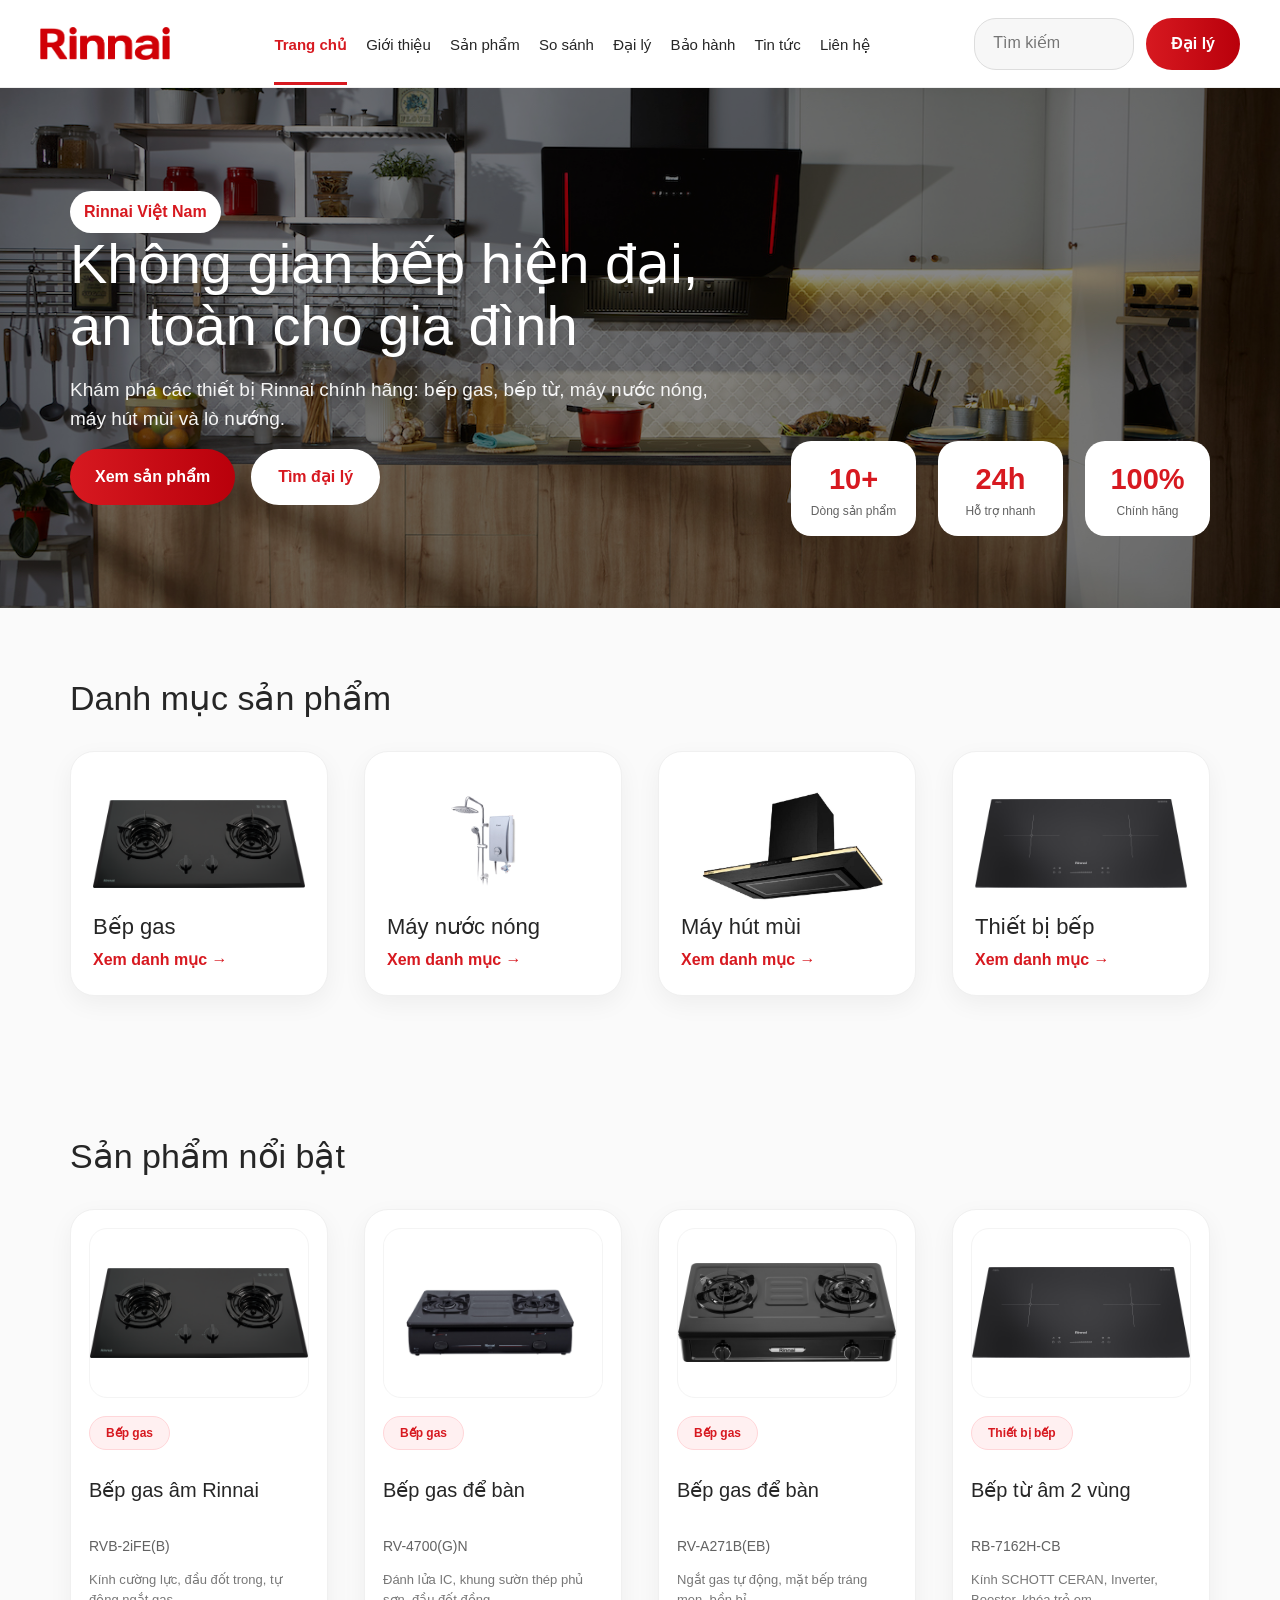
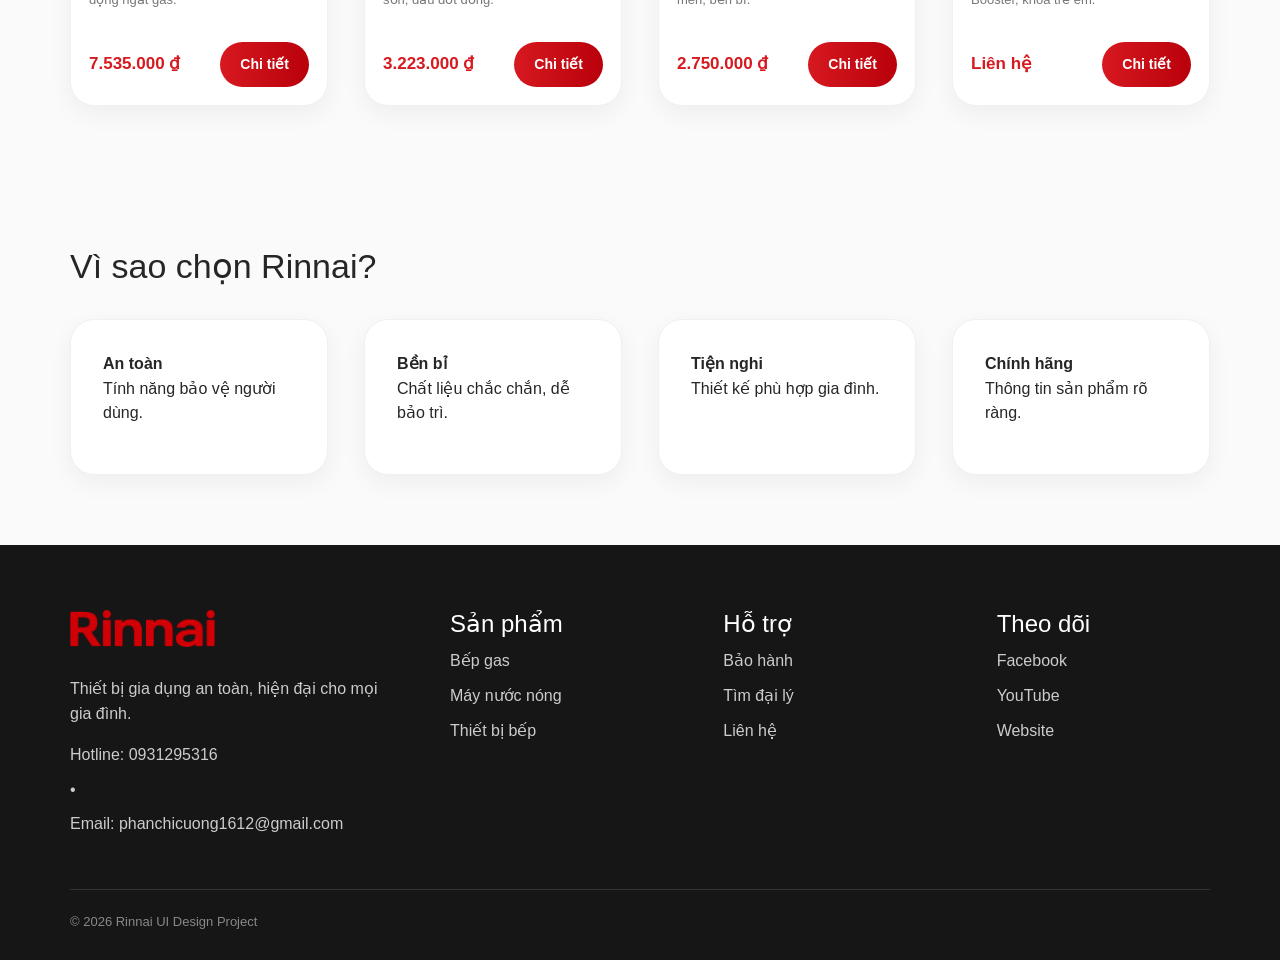
<file: index.html>
<!doctype html><html lang="vi"><head><meta charset="utf-8"><meta name="viewport" content="width=device-width, initial-scale=1"><title>Trang chủ | Rinnai UI Design</title><link href="https://cdn.jsdelivr.net/npm/bootstrap@5.3.3/dist/css/bootstrap.min.css" rel="stylesheet">
  <link rel="stylesheet" href="assets/css/styles.css"><link rel="icon" type="image/png" href="assets/images/logo.png"></head><body><header class="site-header"><a class="logo" href="index.html"><img src="assets/images/logo.png" alt="Rinnai"></a><button class="menu-toggle" type="button" aria-label="M&#7903; menu &#273;i&#7873;u h&#432;&#7899;ng" aria-controls="primaryNav" aria-expanded="false"><span></span><span></span><span></span></button><nav class="nav-links" id="primaryNav"><a class="active" href="index.html">Trang chủ</a><a class="" href="about.html">Giới thiệu</a><a class="" href="products.html">Sản phẩm</a><a class="" href="compare.html">So sánh</a><a class="" href="dealers.html">Đại lý</a><a class="" href="warranty.html">Bảo hành</a><a class="" href="news.html">Tin tức</a><a class="" href="contact.html">Liên hệ</a></nav><div class="header-actions"><input class="search" type="search" aria-label="T&#236;m ki&#7871;m s&#7843;n ph&#7849;m" placeholder="T&#236;m ki&#7871;m"><a class="btn dealer-btn" href="dealers.html">Đại lý</a></div></header><main><section class="hero"><img src="assets/images/banner-kitchen.jpg"><div class="hero-overlay"></div><div class="hero-content"><span class="eyebrow">Rinnai Việt Nam</span><h1>Không gian bếp hiện đại,<br>an toàn cho gia đình</h1><p>Khám phá các thiết bị Rinnai chính hãng: bếp gas, bếp từ, máy nước nóng, máy hút mùi và lò nướng.</p><div class="hero-actions"><a class="btn" href="products.html">Xem sản phẩm</a><a class="btn outline light" href="dealers.html">Tìm đại lý</a></div><div class="hero-stats"><div><strong>10+</strong><span>Dòng sản phẩm</span></div><div><strong>24h</strong><span>Hỗ trợ nhanh</span></div><div><strong>100%</strong><span>Chính hãng</span></div></div></div></section><section class="section"><h2>Danh mục sản phẩm</h2><div class="category-grid"><a class="category-card" href="gas-stove.html"><img src="assets/images/gas-built-in.png" alt="Bếp gas"><h3>Bếp gas</h3><span>Xem danh mục →</span></a><a class="category-card" href="water-heater.html"><img src="assets/images/heater-dp.png" alt="Máy nước nóng"><h3>Máy nước nóng</h3><span>Xem danh mục →</span></a><a class="category-card" href="kitchen-appliances.html"><img src="assets/images/hood-angle.jpg" alt="Máy hút mùi"><h3>Máy hút mùi</h3><span>Xem danh mục →</span></a><a class="category-card" href="kitchen-appliances.html"><img src="assets/images/induction-rb7162.png" alt="Thiết bị bếp"><h3>Thiết bị bếp</h3><span>Xem danh mục →</span></a></div></section><section class="section"><h2>Sản phẩm nổi bật</h2><div class="product-grid"><article class="product-card" data-category="Bếp gas">
<a class="product-image" href="product-detail.html?id=rvb-2ife"><img src="assets/images/gas-built-in.png" alt="Bếp gas âm Rinnai"></a>
<span class="tag">Bếp gas</span><h3>Bếp gas âm Rinnai</h3><p class="code">RVB-2iFE(B)</p><p class="desc">Kính cường lực, đầu đốt trong, tự động ngắt gas.</p>
<div class="card-bottom"><strong>7.535.000 ₫</strong><a class="btn small" href="product-detail.html?id=rvb-2ife">Chi tiết</a></div></article><article class="product-card" data-category="Bếp gas">
<a class="product-image" href="product-detail.html?id=rv-4700"><img src="assets/images/gas-table-rv4700.jpg" alt="Bếp gas để bàn"></a>
<span class="tag">Bếp gas</span><h3>Bếp gas để bàn</h3><p class="code">RV-4700(G)N</p><p class="desc">Đánh lửa IC, khung sườn thép phủ sơn, đầu đốt đồng.</p>
<div class="card-bottom"><strong>3.223.000 ₫</strong><a class="btn small" href="product-detail.html?id=rv-4700">Chi tiết</a></div></article><article class="product-card" data-category="Bếp gas">
<a class="product-image" href="product-detail.html?id=rv-a271"><img src="assets/images/gas-table-rva271.png" alt="Bếp gas để bàn"></a>
<span class="tag">Bếp gas</span><h3>Bếp gas để bàn</h3><p class="code">RV-A271B(EB)</p><p class="desc">Ngắt gas tự động, mặt bếp tráng men, bền bỉ.</p>
<div class="card-bottom"><strong>2.750.000 ₫</strong><a class="btn small" href="product-detail.html?id=rv-a271">Chi tiết</a></div></article><article class="product-card" data-category="Thiết bị bếp">
<a class="product-image" href="product-detail.html?id=rb-7162h"><img src="assets/images/induction-rb7162.png" alt="Bếp từ âm 2 vùng"></a>
<span class="tag">Thiết bị bếp</span><h3>Bếp từ âm 2 vùng</h3><p class="code">RB-7162H-CB</p><p class="desc">Kính SCHOTT CERAN, Inverter, Booster, khóa trẻ em.</p>
<div class="card-bottom"><strong>Liên hệ</strong><a class="btn small" href="product-detail.html?id=rb-7162h">Chi tiết</a></div></article></div></section><section class="section"><h2>Vì sao chọn Rinnai?</h2><div class="why-grid"><div><b>An toàn</b><p>Tính năng bảo vệ người dùng.</p></div><div><b>Bền bỉ</b><p>Chất liệu chắc chắn, dễ bảo trì.</p></div><div><b>Tiện nghi</b><p>Thiết kế phù hợp gia đình.</p></div><div><b>Chính hãng</b><p>Thông tin sản phẩm rõ ràng.</p></div></div></section></main><footer class="site-footer"><div class="footer-grid"><div><img class="footer-logo" src="assets/images/logo.png" alt="Rinnai"><p>Thiết bị gia dụng an toàn, hiện đại cho mọi gia đình.</p><p class="footer-contact"><a href="tel:0931295316">Hotline: 0931295316</a><span aria-hidden="true"> &bull; </span><a href="mailto:phanchicuong1612@gmail.com">Email: phanchicuong1612@gmail.com</a></p></div><div><h4>Sản phẩm</h4><a href="gas-stove.html">Bếp gas</a><a href="water-heater.html">Máy nước nóng</a><a href="kitchen-appliances.html">Thiết bị bếp</a></div><div><h4>Hỗ trợ</h4><a href="warranty.html">Bảo hành</a><a href="dealers.html">Tìm đại lý</a><a href="contact.html">Liên hệ</a></div><div><h4>Theo dõi</h4><a>Facebook</a><a>YouTube</a><a>Website</a></div></div><div class="copyright">© 2026 Rinnai UI Design Project</div></footer><script src="https://cdn.jsdelivr.net/npm/bootstrap@5.3.3/dist/js/bootstrap.bundle.min.js"></script>
  <script src="assets/js/main.js"></script></body></html>
</file>
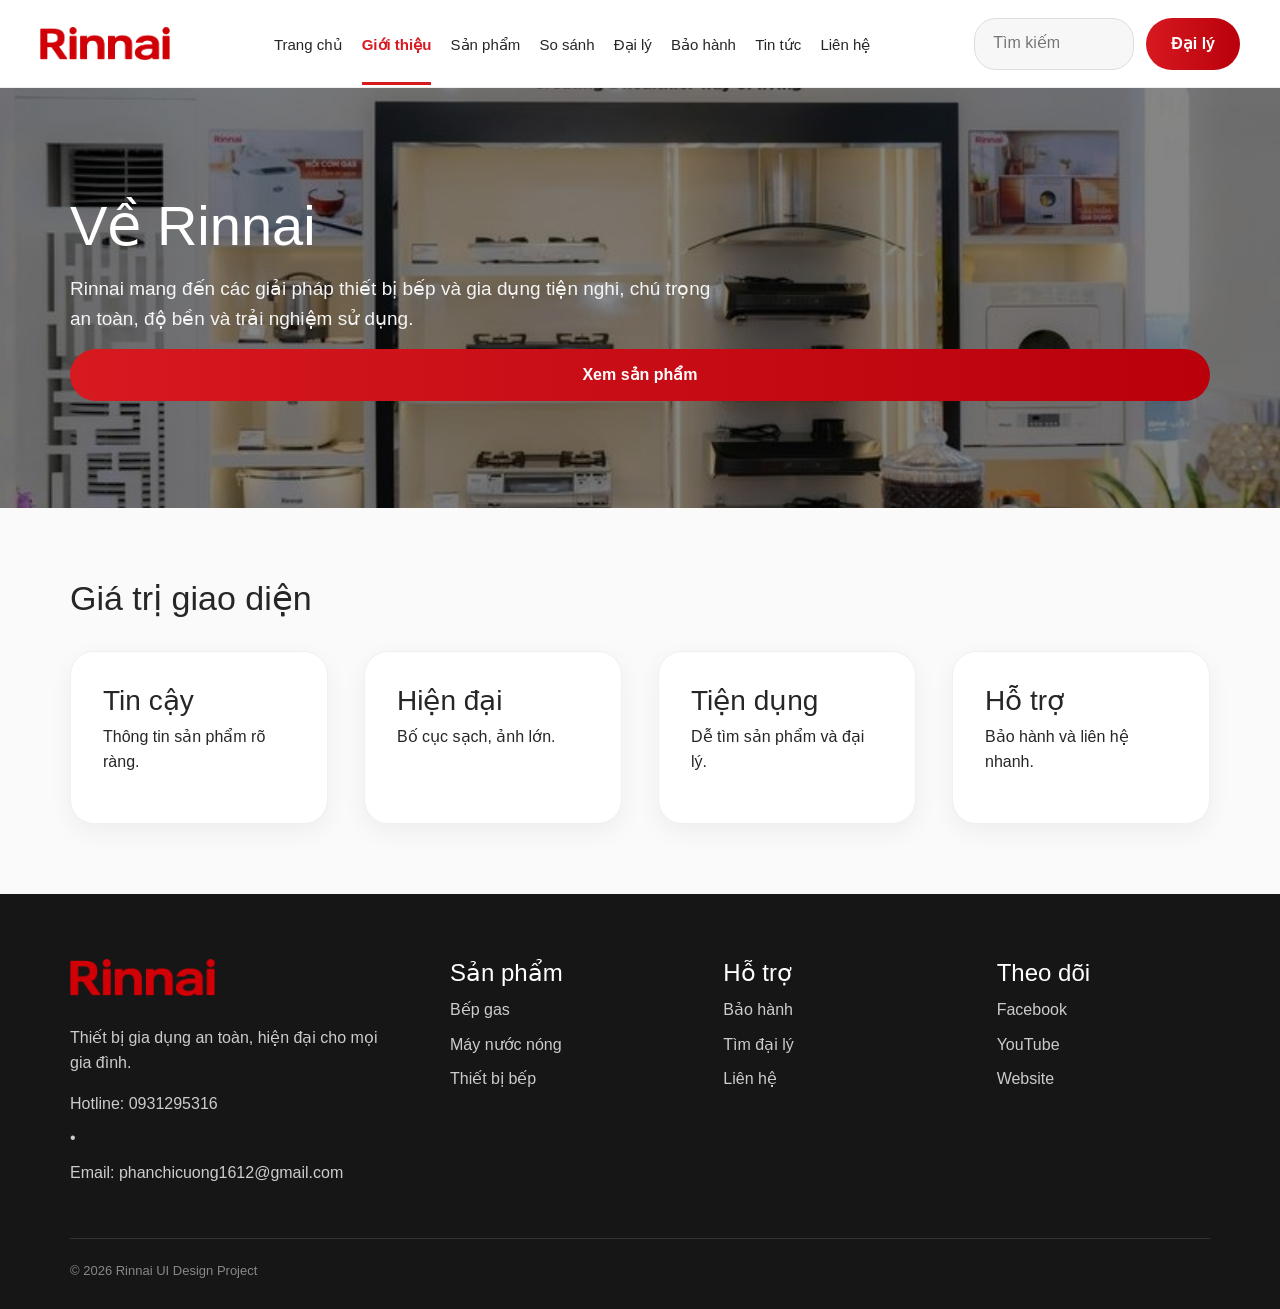
<file: about.html>
<!doctype html><html lang="vi"><head><meta charset="utf-8"><meta name="viewport" content="width=device-width, initial-scale=1"><title>Giới thiệu | Rinnai UI Design</title><link href="https://cdn.jsdelivr.net/npm/bootstrap@5.3.3/dist/css/bootstrap.min.css" rel="stylesheet">
  <link rel="stylesheet" href="assets/css/styles.css"><link rel="icon" type="image/png" href="assets/images/logo.png"></head><body><header class="site-header"><a class="logo" href="index.html"><img src="assets/images/logo.png" alt="Rinnai"></a><button class="menu-toggle" type="button" aria-label="M&#7903; menu &#273;i&#7873;u h&#432;&#7899;ng" aria-controls="primaryNav" aria-expanded="false"><span></span><span></span><span></span></button><nav class="nav-links" id="primaryNav"><a class="" href="index.html">Trang chủ</a><a class="active" href="about.html">Giới thiệu</a><a class="" href="products.html">Sản phẩm</a><a class="" href="compare.html">So sánh</a><a class="" href="dealers.html">Đại lý</a><a class="" href="warranty.html">Bảo hành</a><a class="" href="news.html">Tin tức</a><a class="" href="contact.html">Liên hệ</a></nav><div class="header-actions"><input class="search" type="search" aria-label="T&#236;m ki&#7871;m s&#7843;n ph&#7849;m" placeholder="T&#236;m ki&#7871;m"><a class="btn dealer-btn" href="dealers.html">Đại lý</a></div></header><main><section class="sub-hero"><img src="assets/images/banner-showroom.png"><div class="hero-overlay"></div><div class="hero-content"><h1>Về Rinnai</h1><p>Rinnai mang đến các giải pháp thiết bị bếp và gia dụng tiện nghi, chú trọng an toàn, độ bền và trải nghiệm sử dụng.</p><a class="btn" href="products.html">Xem sản phẩm</a></div></section><section class="section"><h2>Giá trị giao diện</h2><div class="feature-grid"><div><h3>Tin cậy</h3><p>Thông tin sản phẩm rõ ràng.</p></div><div><h3>Hiện đại</h3><p>Bố cục sạch, ảnh lớn.</p></div><div><h3>Tiện dụng</h3><p>Dễ tìm sản phẩm và đại lý.</p></div><div><h3>Hỗ trợ</h3><p>Bảo hành và liên hệ nhanh.</p></div></div></section></main><footer class="site-footer"><div class="footer-grid"><div><img class="footer-logo" src="assets/images/logo.png" alt="Rinnai"><p>Thiết bị gia dụng an toàn, hiện đại cho mọi gia đình.</p><p class="footer-contact"><a href="tel:0931295316">Hotline: 0931295316</a><span aria-hidden="true"> &bull; </span><a href="mailto:phanchicuong1612@gmail.com">Email: phanchicuong1612@gmail.com</a></p></div><div><h4>Sản phẩm</h4><a href="gas-stove.html">Bếp gas</a><a href="water-heater.html">Máy nước nóng</a><a href="kitchen-appliances.html">Thiết bị bếp</a></div><div><h4>Hỗ trợ</h4><a href="warranty.html">Bảo hành</a><a href="dealers.html">Tìm đại lý</a><a href="contact.html">Liên hệ</a></div><div><h4>Theo dõi</h4><a>Facebook</a><a>YouTube</a><a>Website</a></div></div><div class="copyright">© 2026 Rinnai UI Design Project</div></footer><script src="https://cdn.jsdelivr.net/npm/bootstrap@5.3.3/dist/js/bootstrap.bundle.min.js"></script>
  <script src="assets/js/main.js"></script></body></html>
</file>
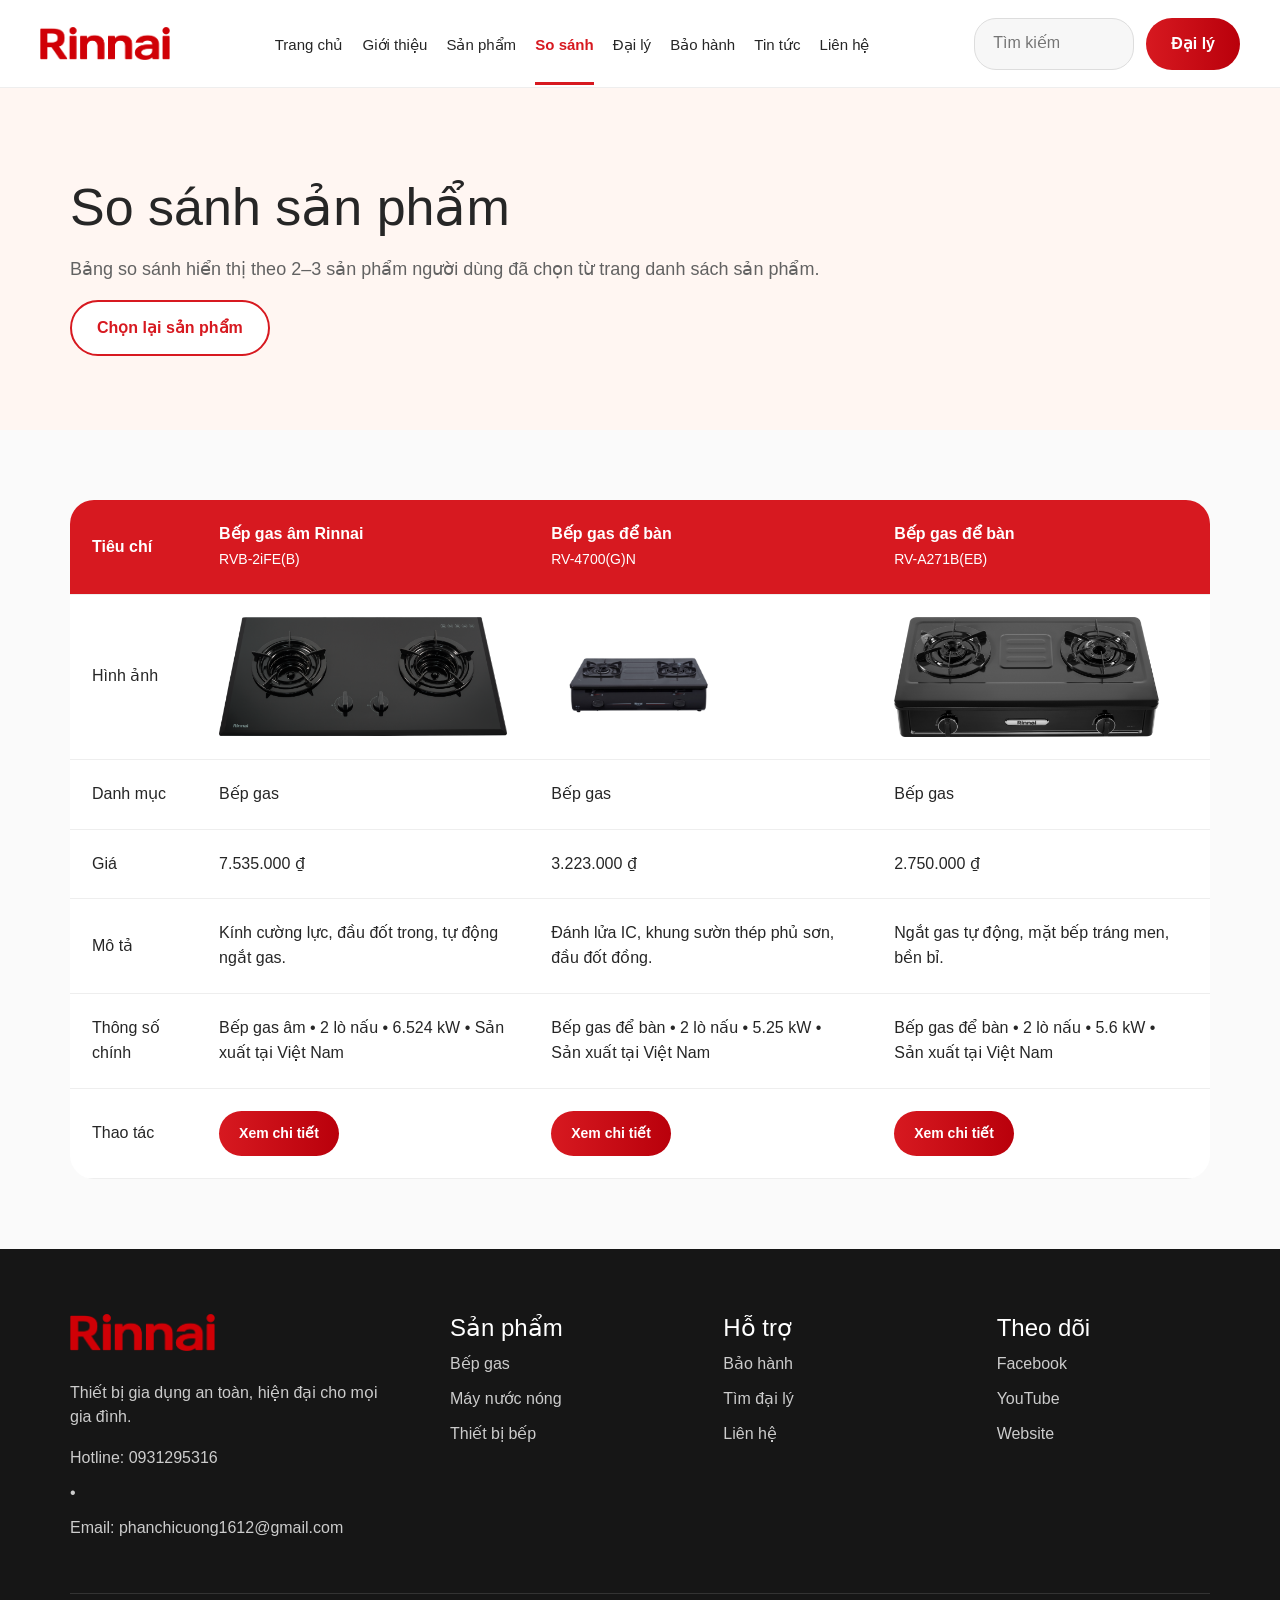
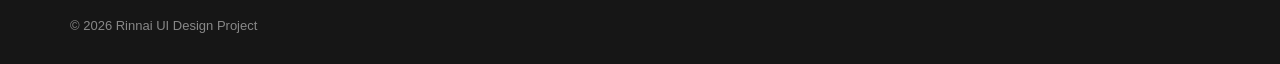
<file: compare.html>
<!doctype html>
<html lang="vi">
<head>
  <title>So sánh sản phẩm | Rinnai UI Design</title>
  <meta charset="utf-8"><meta name="viewport" content="width=device-width, initial-scale=1">
  <link href="https://cdn.jsdelivr.net/npm/bootstrap@5.3.3/dist/css/bootstrap.min.css" rel="stylesheet">
  <link rel="stylesheet" href="assets/css/styles.css">
<link rel="icon" type="image/png" href="assets/images/logo.png"></head>
<body>
<header class="site-header"><a class="logo" href="index.html"><img src="assets/images/logo.png" alt="Rinnai"></a><button class="menu-toggle" type="button" aria-label="M&#7903; menu &#273;i&#7873;u h&#432;&#7899;ng" aria-controls="primaryNav" aria-expanded="false"><span></span><span></span><span></span></button><nav class="nav-links" id="primaryNav"><a class="" href="index.html">Trang chủ</a><a class="" href="about.html">Giới thiệu</a><a class="" href="products.html">Sản phẩm</a><a class="active" href="compare.html">So sánh</a><a class="" href="dealers.html">Đại lý</a><a class="" href="warranty.html">Bảo hành</a><a class="" href="news.html">Tin tức</a><a class="" href="contact.html">Liên hệ</a></nav><div class="header-actions"><input class="search" type="search" aria-label="T&#236;m ki&#7871;m s&#7843;n ph&#7849;m" placeholder="T&#236;m ki&#7871;m"><a class="btn dealer-btn" href="dealers.html">Đại lý</a></div></header>
<main>
<section class="page-hero">
  <h1>So sánh sản phẩm</h1>
  <p>Bảng so sánh hiển thị theo 2–3 sản phẩm người dùng đã chọn từ trang danh sách sản phẩm.</p>
  <a class="btn outline" href="products.html">Chọn lại sản phẩm</a>
</section>
<section class="section compare-table" id="compareRoot">
  <p>Đang tải bảng so sánh...</p>
</section>
</main>
<footer class="site-footer"><div class="footer-grid"><div><img class="footer-logo" src="assets/images/logo.png" alt="Rinnai"><p>Thiết bị gia dụng an toàn, hiện đại cho mọi gia đình.</p><p class="footer-contact"><a href="tel:0931295316">Hotline: 0931295316</a><span aria-hidden="true"> &bull; </span><a href="mailto:phanchicuong1612@gmail.com">Email: phanchicuong1612@gmail.com</a></p></div><div><h4>Sản phẩm</h4><a href="gas-stove.html">Bếp gas</a><a href="water-heater.html">Máy nước nóng</a><a href="kitchen-appliances.html">Thiết bị bếp</a></div><div><h4>Hỗ trợ</h4><a href="warranty.html">Bảo hành</a><a href="dealers.html">Tìm đại lý</a><a href="contact.html">Liên hệ</a></div><div><h4>Theo dõi</h4><a>Facebook</a><a>YouTube</a><a>Website</a></div></div><div class="copyright">© 2026 Rinnai UI Design Project</div></footer>
<script src="https://cdn.jsdelivr.net/npm/bootstrap@5.3.3/dist/js/bootstrap.bundle.min.js"></script>
<script src="assets/js/products-data.js"></script>
<script src="assets/js/main.js"></script>
</body></html>
</file>
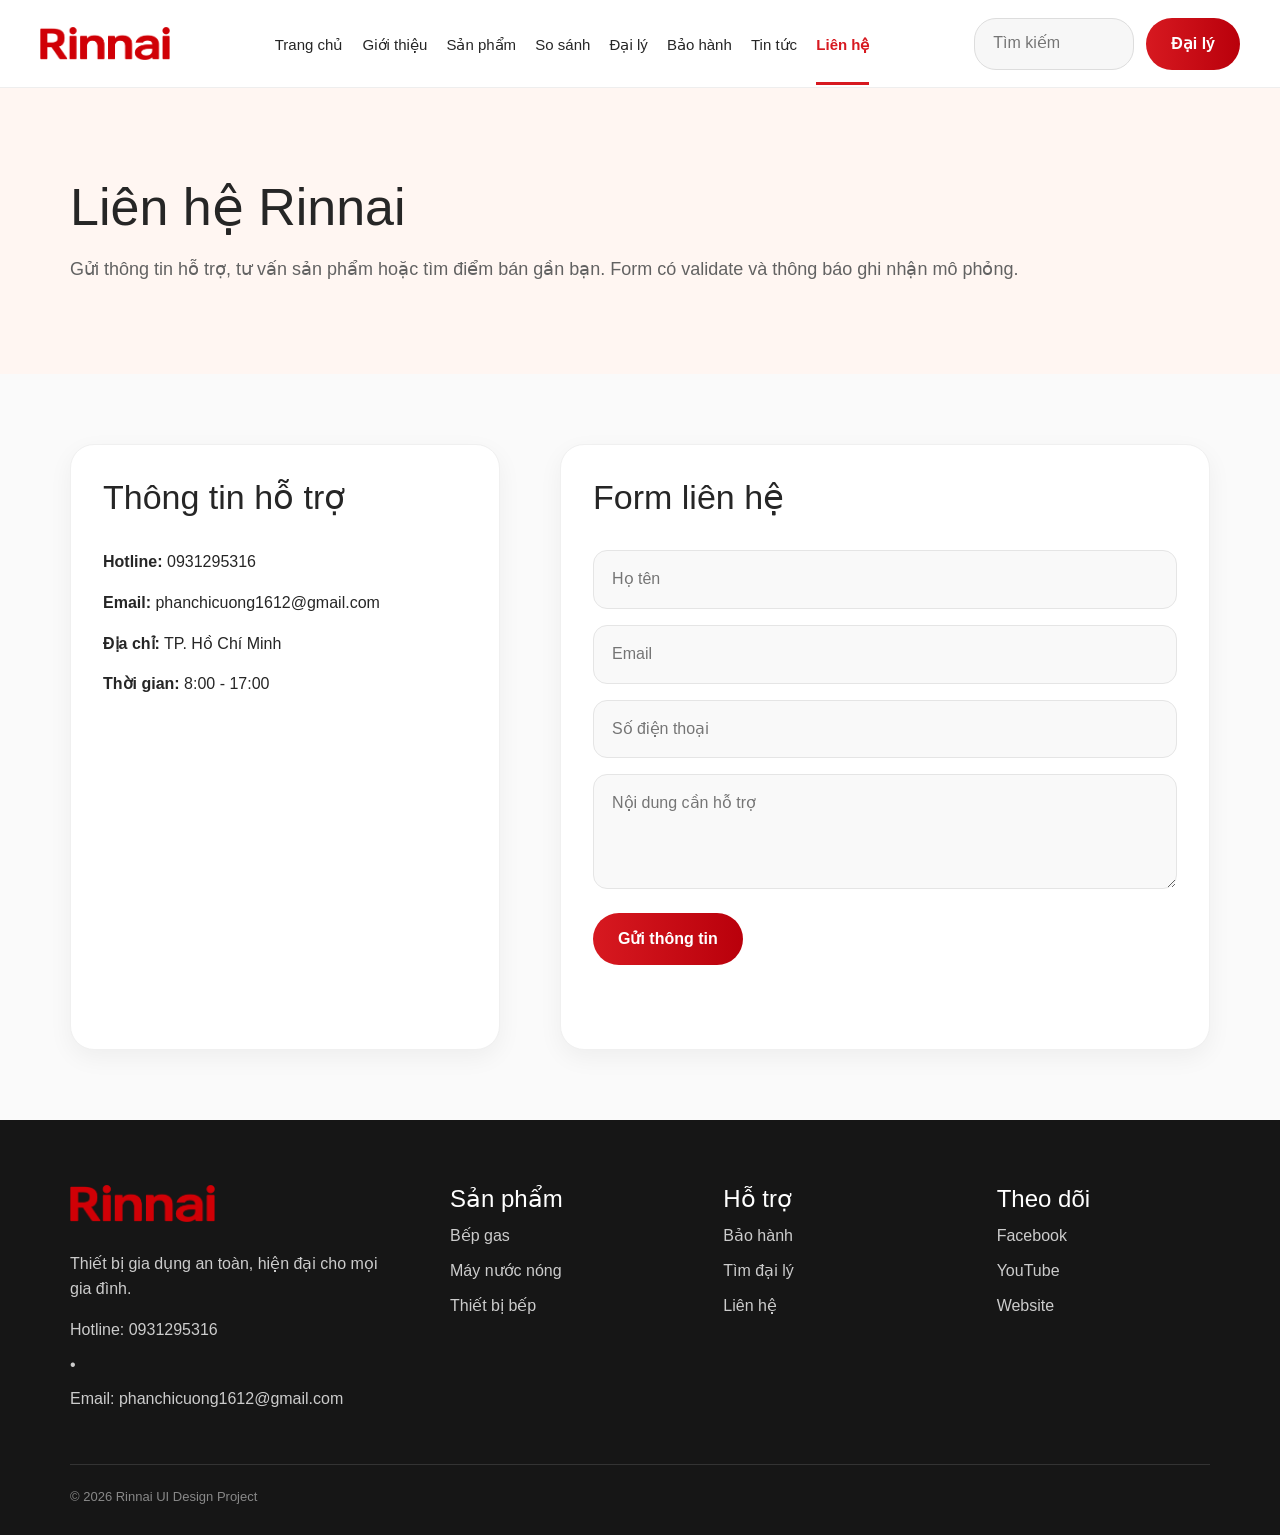
<file: contact.html>
<!doctype html>
<html lang="vi">
<head>
  <title>Liên hệ | Rinnai UI Design</title>
  <meta charset="utf-8"><meta name="viewport" content="width=device-width, initial-scale=1">
  <link href="https://cdn.jsdelivr.net/npm/bootstrap@5.3.3/dist/css/bootstrap.min.css" rel="stylesheet">
  <link rel="stylesheet" href="assets/css/styles.css">
<link rel="icon" type="image/png" href="assets/images/logo.png"></head>
<body>
<header class="site-header"><a class="logo" href="index.html"><img src="assets/images/logo.png" alt="Rinnai"></a><button class="menu-toggle" type="button" aria-label="M&#7903; menu &#273;i&#7873;u h&#432;&#7899;ng" aria-controls="primaryNav" aria-expanded="false"><span></span><span></span><span></span></button><nav class="nav-links" id="primaryNav"><a class="" href="index.html">Trang chủ</a><a class="" href="about.html">Giới thiệu</a><a class="" href="products.html">Sản phẩm</a><a class="" href="compare.html">So sánh</a><a class="" href="dealers.html">Đại lý</a><a class="" href="warranty.html">Bảo hành</a><a class="" href="news.html">Tin tức</a><a class="active" href="contact.html">Liên hệ</a></nav><div class="header-actions"><input class="search" type="search" aria-label="T&#236;m ki&#7871;m s&#7843;n ph&#7849;m" placeholder="T&#236;m ki&#7871;m"><a class="btn dealer-btn" href="dealers.html">Đại lý</a></div></header>
<main>
<section class="page-hero">
  <h1>Liên hệ Rinnai</h1>
  <p>Gửi thông tin hỗ trợ, tư vấn sản phẩm hoặc tìm điểm bán gần bạn. Form có validate và thông báo ghi nhận mô phỏng.</p>
</section>
<section class="section two-col">
  <div class="panel">
    <h2>Thông tin hỗ trợ</h2>
    <p><strong>Hotline:</strong> <a class="contact-link" href="tel:0931295316">0931295316</a></p>
    <p><strong>Email:</strong> <a class="contact-link" href="mailto:phanchicuong1612@gmail.com">phanchicuong1612@gmail.com</a></p>
    <p><strong>Địa chỉ:</strong> TP. Hồ Chí Minh</p>
    <p><strong>Thời gian:</strong> 8:00 - 17:00</p>
  </div>
  <form class="panel js-form" name="contact" method="POST" data-netlify="true" netlify>
    <input type="hidden" name="form-name" value="contact">
    <h2>Form liên hệ</h2>
    <input name="name" placeholder="Họ tên" required>
    <input name="email" type="email" placeholder="Email" required>
    <input name="phone" placeholder="Số điện thoại" required>
    <textarea name="message" placeholder="Nội dung cần hỗ trợ" required></textarea>
    <button class="btn" type="submit">Gửi thông tin</button>
    <p class="form-message"></p>
  </form>
</section>
</main>
<footer class="site-footer"><div class="footer-grid"><div><img class="footer-logo" src="assets/images/logo.png" alt="Rinnai"><p>Thiết bị gia dụng an toàn, hiện đại cho mọi gia đình.</p><p class="footer-contact"><a href="tel:0931295316">Hotline: 0931295316</a><span aria-hidden="true"> &bull; </span><a href="mailto:phanchicuong1612@gmail.com">Email: phanchicuong1612@gmail.com</a></p></div><div><h4>Sản phẩm</h4><a href="gas-stove.html">Bếp gas</a><a href="water-heater.html">Máy nước nóng</a><a href="kitchen-appliances.html">Thiết bị bếp</a></div><div><h4>Hỗ trợ</h4><a href="warranty.html">Bảo hành</a><a href="dealers.html">Tìm đại lý</a><a href="contact.html">Liên hệ</a></div><div><h4>Theo dõi</h4><a>Facebook</a><a>YouTube</a><a>Website</a></div></div><div class="copyright">© 2026 Rinnai UI Design Project</div></footer>
<script src="https://cdn.jsdelivr.net/npm/bootstrap@5.3.3/dist/js/bootstrap.bundle.min.js"></script>
<script src="assets/js/main.js"></script>
</body></html>
</file>
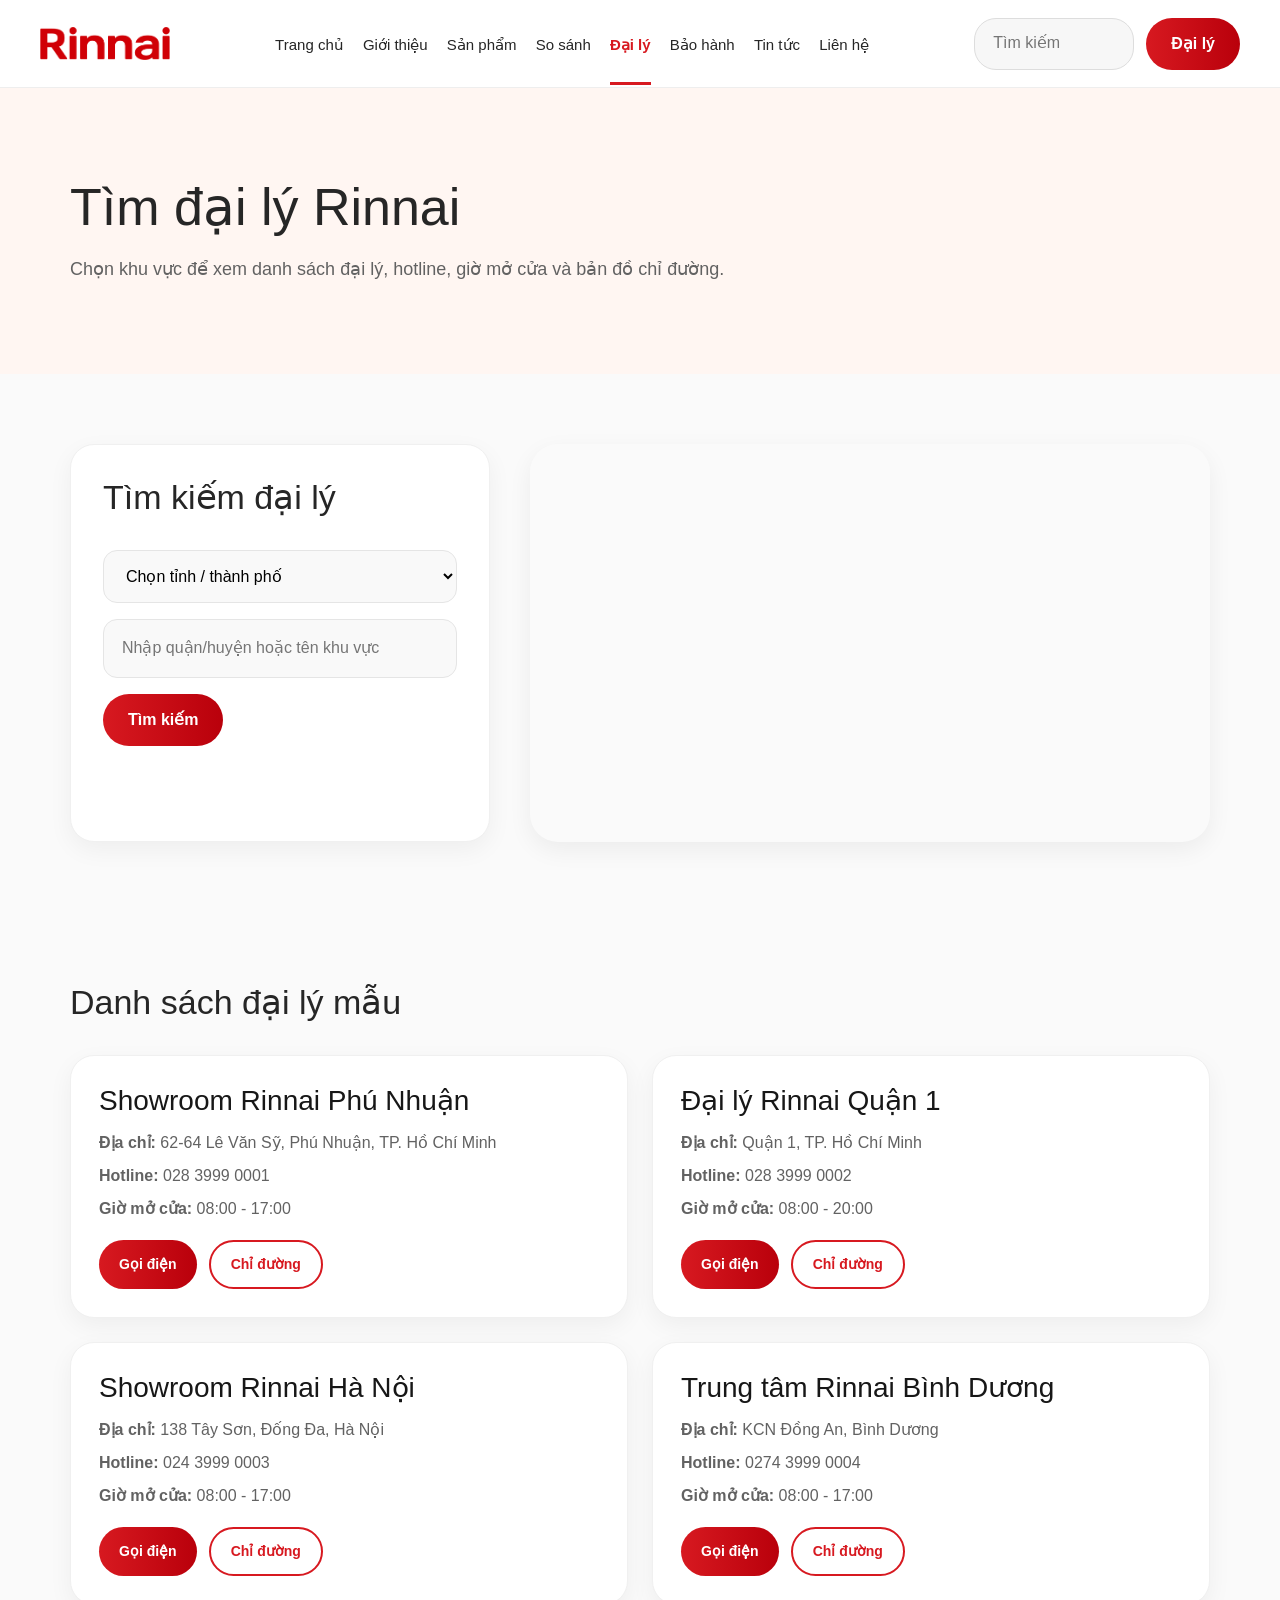
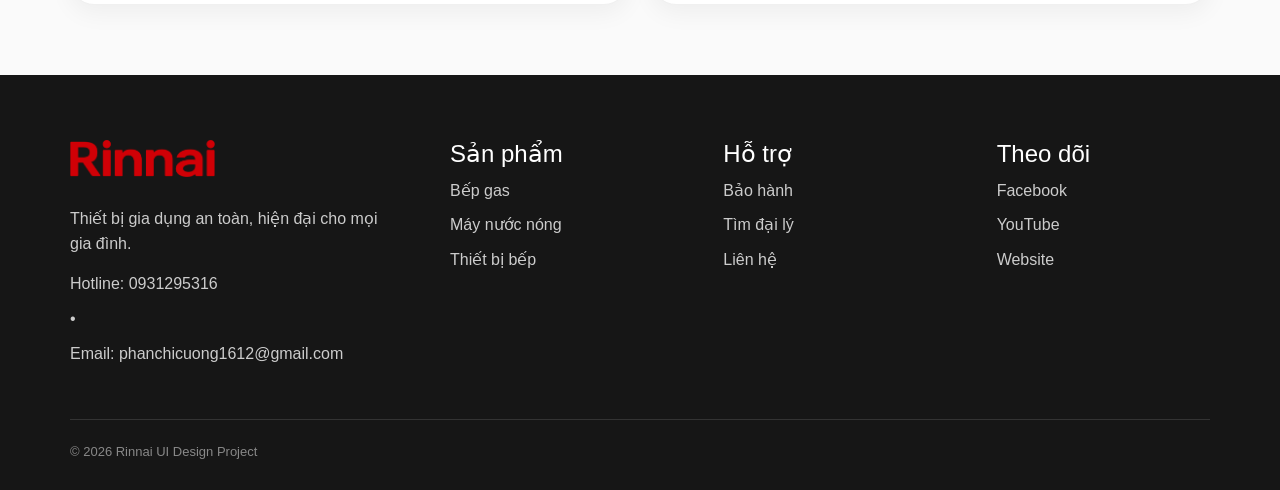
<file: dealers.html>
<!doctype html>
<html lang="vi">
<head>
  <title>Đại lý Rinnai | Rinnai UI Design</title>
  <meta charset="utf-8"><meta name="viewport" content="width=device-width, initial-scale=1">
  <link href="https://cdn.jsdelivr.net/npm/bootstrap@5.3.3/dist/css/bootstrap.min.css" rel="stylesheet">
  <link rel="stylesheet" href="assets/css/styles.css">
<link rel="icon" type="image/png" href="assets/images/logo.png"></head>
<body>
<header class="site-header"><a class="logo" href="index.html"><img src="assets/images/logo.png" alt="Rinnai"></a><button class="menu-toggle" type="button" aria-label="M&#7903; menu &#273;i&#7873;u h&#432;&#7899;ng" aria-controls="primaryNav" aria-expanded="false"><span></span><span></span><span></span></button><nav class="nav-links" id="primaryNav"><a class="" href="index.html">Trang chủ</a><a class="" href="about.html">Giới thiệu</a><a class="" href="products.html">Sản phẩm</a><a class="" href="compare.html">So sánh</a><a class="active" href="dealers.html">Đại lý</a><a class="" href="warranty.html">Bảo hành</a><a class="" href="news.html">Tin tức</a><a class="" href="contact.html">Liên hệ</a></nav><div class="header-actions"><input class="search" type="search" aria-label="T&#236;m ki&#7871;m s&#7843;n ph&#7849;m" placeholder="T&#236;m ki&#7871;m"><a class="btn dealer-btn" href="dealers.html">Đại lý</a></div></header>
<main>
<section class="page-hero">
  <h1>Tìm đại lý Rinnai</h1>
  <p>Chọn khu vực để xem danh sách đại lý, hotline, giờ mở cửa và bản đồ chỉ đường.</p>
</section>
<section class="section dealer-page">
  <form class="panel dealer-search" id="dealerForm">
    <h2>Tìm kiếm đại lý</h2>
    <select id="dealerCity" required>
      <option value="">Chọn tỉnh / thành phố</option>
      <option value="TP. Hồ Chí Minh">TP. Hồ Chí Minh</option>
      <option value="Hà Nội">Hà Nội</option>
      <option value="Bình Dương">Bình Dương</option>
    </select>
    <input id="dealerKeyword" placeholder="Nhập quận/huyện hoặc tên khu vực">
    <button class="btn" type="submit">Tìm kiếm</button>
    <p class="form-message" id="dealerMessage"></p>
  </form>
  <div class="dealer-map">
    <iframe id="dealerMap" src="https://www.google.com/maps?q=Rinnai%20showroom%20Ho%20Chi%20Minh&output=embed" loading="lazy" referrerpolicy="no-referrer-when-downgrade"></iframe>
  </div>
</section>
<section class="section">
  <h2>Danh sách đại lý mẫu</h2>
  <div class="dealer-list" id="dealerList"></div>
</section>
</main>
<footer class="site-footer"><div class="footer-grid"><div><img class="footer-logo" src="assets/images/logo.png" alt="Rinnai"><p>Thiết bị gia dụng an toàn, hiện đại cho mọi gia đình.</p><p class="footer-contact"><a href="tel:0931295316">Hotline: 0931295316</a><span aria-hidden="true"> &bull; </span><a href="mailto:phanchicuong1612@gmail.com">Email: phanchicuong1612@gmail.com</a></p></div><div><h4>Sản phẩm</h4><a href="gas-stove.html">Bếp gas</a><a href="water-heater.html">Máy nước nóng</a><a href="kitchen-appliances.html">Thiết bị bếp</a></div><div><h4>Hỗ trợ</h4><a href="warranty.html">Bảo hành</a><a href="dealers.html">Tìm đại lý</a><a href="contact.html">Liên hệ</a></div><div><h4>Theo dõi</h4><a>Facebook</a><a>YouTube</a><a>Website</a></div></div><div class="copyright">© 2026 Rinnai UI Design Project</div></footer>
<script src="https://cdn.jsdelivr.net/npm/bootstrap@5.3.3/dist/js/bootstrap.bundle.min.js"></script>
<script src="assets/js/main.js"></script>
</body></html>
</file>
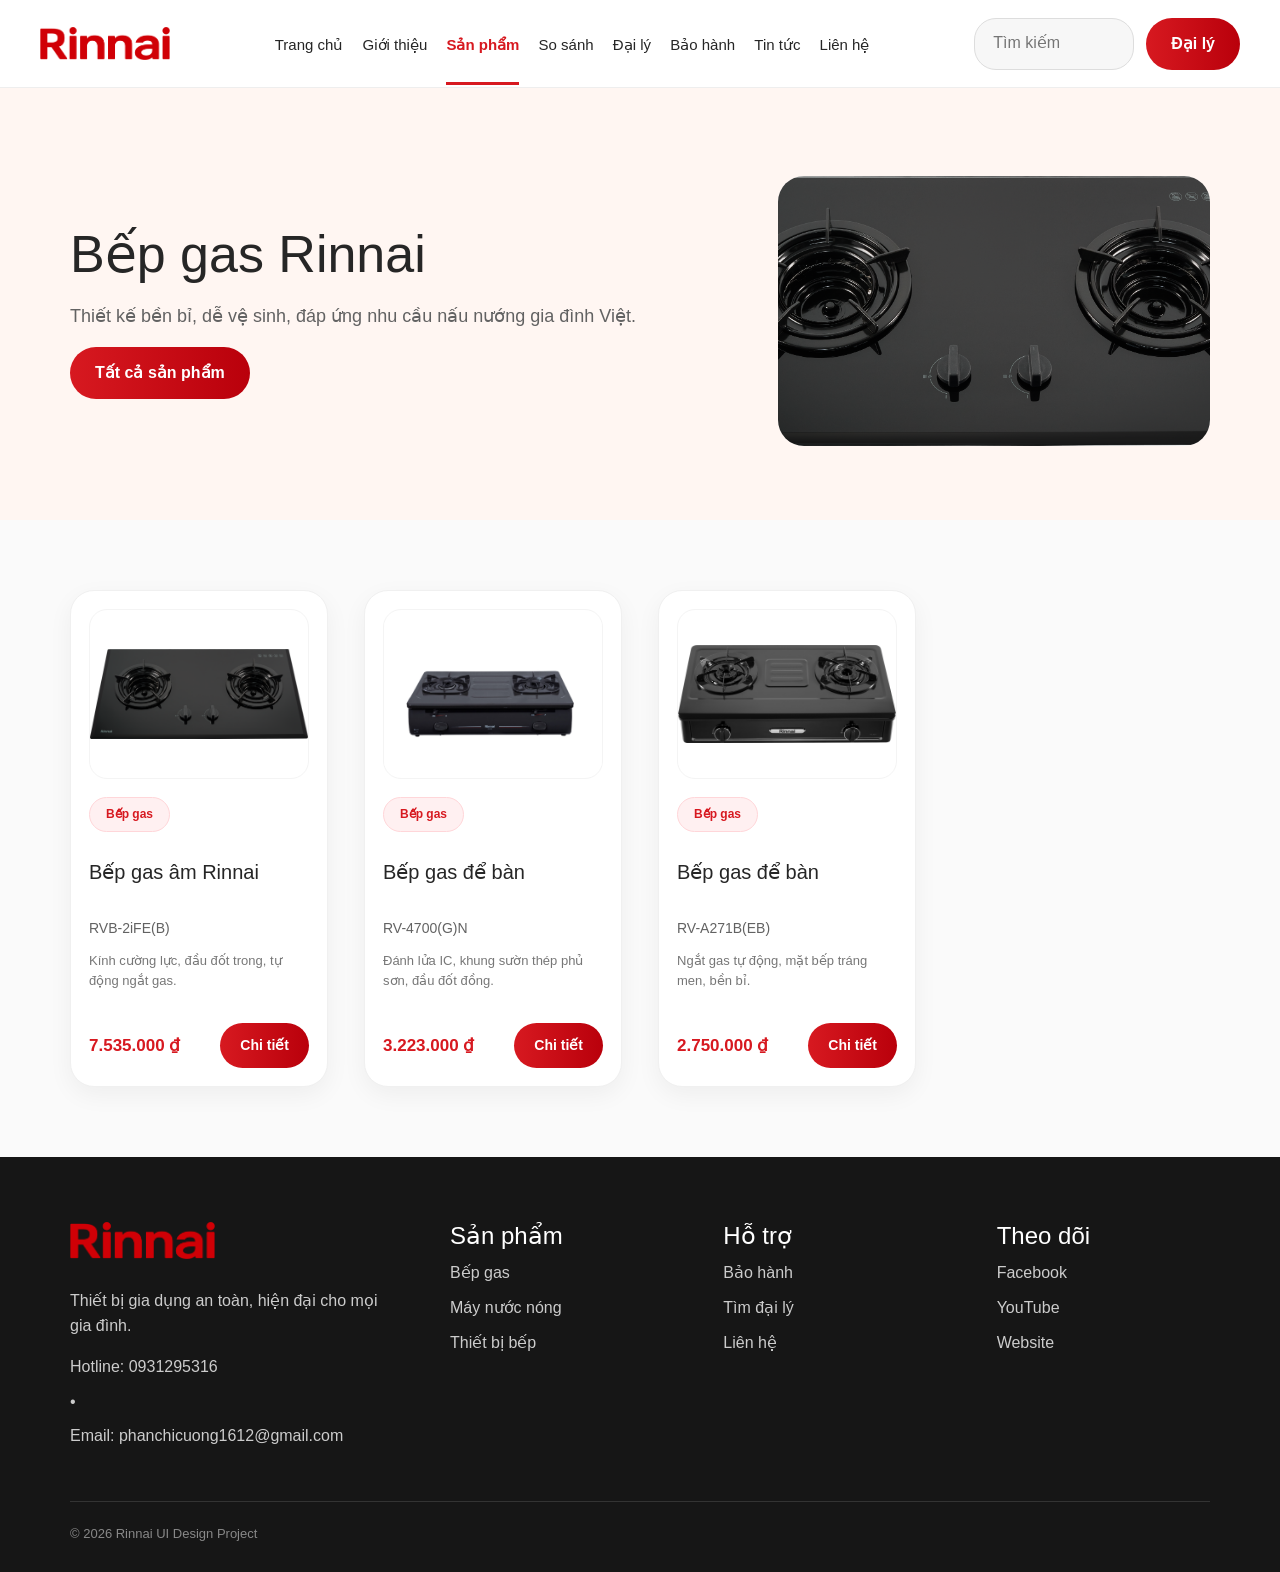
<file: gas-stove.html>
<!doctype html><html lang="vi"><head><meta charset="utf-8"><meta name="viewport" content="width=device-width, initial-scale=1"><title>Bếp gas Rinnai | Rinnai UI Design</title><link href="https://cdn.jsdelivr.net/npm/bootstrap@5.3.3/dist/css/bootstrap.min.css" rel="stylesheet">
  <link rel="stylesheet" href="assets/css/styles.css"><link rel="icon" type="image/png" href="assets/images/logo.png"></head><body><header class="site-header"><a class="logo" href="index.html"><img src="assets/images/logo.png" alt="Rinnai"></a><button class="menu-toggle" type="button" aria-label="M&#7903; menu &#273;i&#7873;u h&#432;&#7899;ng" aria-controls="primaryNav" aria-expanded="false"><span></span><span></span><span></span></button><nav class="nav-links" id="primaryNav"><a class="" href="index.html">Trang chủ</a><a class="" href="about.html">Giới thiệu</a><a class="active" href="products.html">Sản phẩm</a><a class="" href="compare.html">So sánh</a><a class="" href="dealers.html">Đại lý</a><a class="" href="warranty.html">Bảo hành</a><a class="" href="news.html">Tin tức</a><a class="" href="contact.html">Liên hệ</a></nav><div class="header-actions"><input class="search" type="search" aria-label="T&#236;m ki&#7871;m s&#7843;n ph&#7849;m" placeholder="T&#236;m ki&#7871;m"><a class="btn dealer-btn" href="dealers.html">Đại lý</a></div></header><main><section class="page-hero split"><div><h1>Bếp gas Rinnai</h1><p>Thiết kế bền bỉ, dễ vệ sinh, đáp ứng nhu cầu nấu nướng gia đình Việt.</p><a class="btn" href="products.html">Tất cả sản phẩm</a></div><img src="assets/images/gas-built-in.png"></section><section class="section"><div class="product-grid"><article class="product-card" data-category="Bếp gas">
<a class="product-image" href="product-detail.html?id=rvb-2ife"><img src="assets/images/gas-built-in.png" alt="Bếp gas âm Rinnai"></a>
<span class="tag">Bếp gas</span><h3>Bếp gas âm Rinnai</h3><p class="code">RVB-2iFE(B)</p><p class="desc">Kính cường lực, đầu đốt trong, tự động ngắt gas.</p>
<div class="card-bottom"><strong>7.535.000 ₫</strong><a class="btn small" href="product-detail.html?id=rvb-2ife">Chi tiết</a></div></article><article class="product-card" data-category="Bếp gas">
<a class="product-image" href="product-detail.html?id=rv-4700"><img src="assets/images/gas-table-rv4700.jpg" alt="Bếp gas để bàn"></a>
<span class="tag">Bếp gas</span><h3>Bếp gas để bàn</h3><p class="code">RV-4700(G)N</p><p class="desc">Đánh lửa IC, khung sườn thép phủ sơn, đầu đốt đồng.</p>
<div class="card-bottom"><strong>3.223.000 ₫</strong><a class="btn small" href="product-detail.html?id=rv-4700">Chi tiết</a></div></article><article class="product-card" data-category="Bếp gas">
<a class="product-image" href="product-detail.html?id=rv-a271"><img src="assets/images/gas-table-rva271.png" alt="Bếp gas để bàn"></a>
<span class="tag">Bếp gas</span><h3>Bếp gas để bàn</h3><p class="code">RV-A271B(EB)</p><p class="desc">Ngắt gas tự động, mặt bếp tráng men, bền bỉ.</p>
<div class="card-bottom"><strong>2.750.000 ₫</strong><a class="btn small" href="product-detail.html?id=rv-a271">Chi tiết</a></div></article></div></section></main><footer class="site-footer"><div class="footer-grid"><div><img class="footer-logo" src="assets/images/logo.png" alt="Rinnai"><p>Thiết bị gia dụng an toàn, hiện đại cho mọi gia đình.</p><p class="footer-contact"><a href="tel:0931295316">Hotline: 0931295316</a><span aria-hidden="true"> &bull; </span><a href="mailto:phanchicuong1612@gmail.com">Email: phanchicuong1612@gmail.com</a></p></div><div><h4>Sản phẩm</h4><a href="gas-stove.html">Bếp gas</a><a href="water-heater.html">Máy nước nóng</a><a href="kitchen-appliances.html">Thiết bị bếp</a></div><div><h4>Hỗ trợ</h4><a href="warranty.html">Bảo hành</a><a href="dealers.html">Tìm đại lý</a><a href="contact.html">Liên hệ</a></div><div><h4>Theo dõi</h4><a>Facebook</a><a>YouTube</a><a>Website</a></div></div><div class="copyright">© 2026 Rinnai UI Design Project</div></footer><script src="https://cdn.jsdelivr.net/npm/bootstrap@5.3.3/dist/js/bootstrap.bundle.min.js"></script>
  <script src="assets/js/main.js"></script></body></html>
</file>
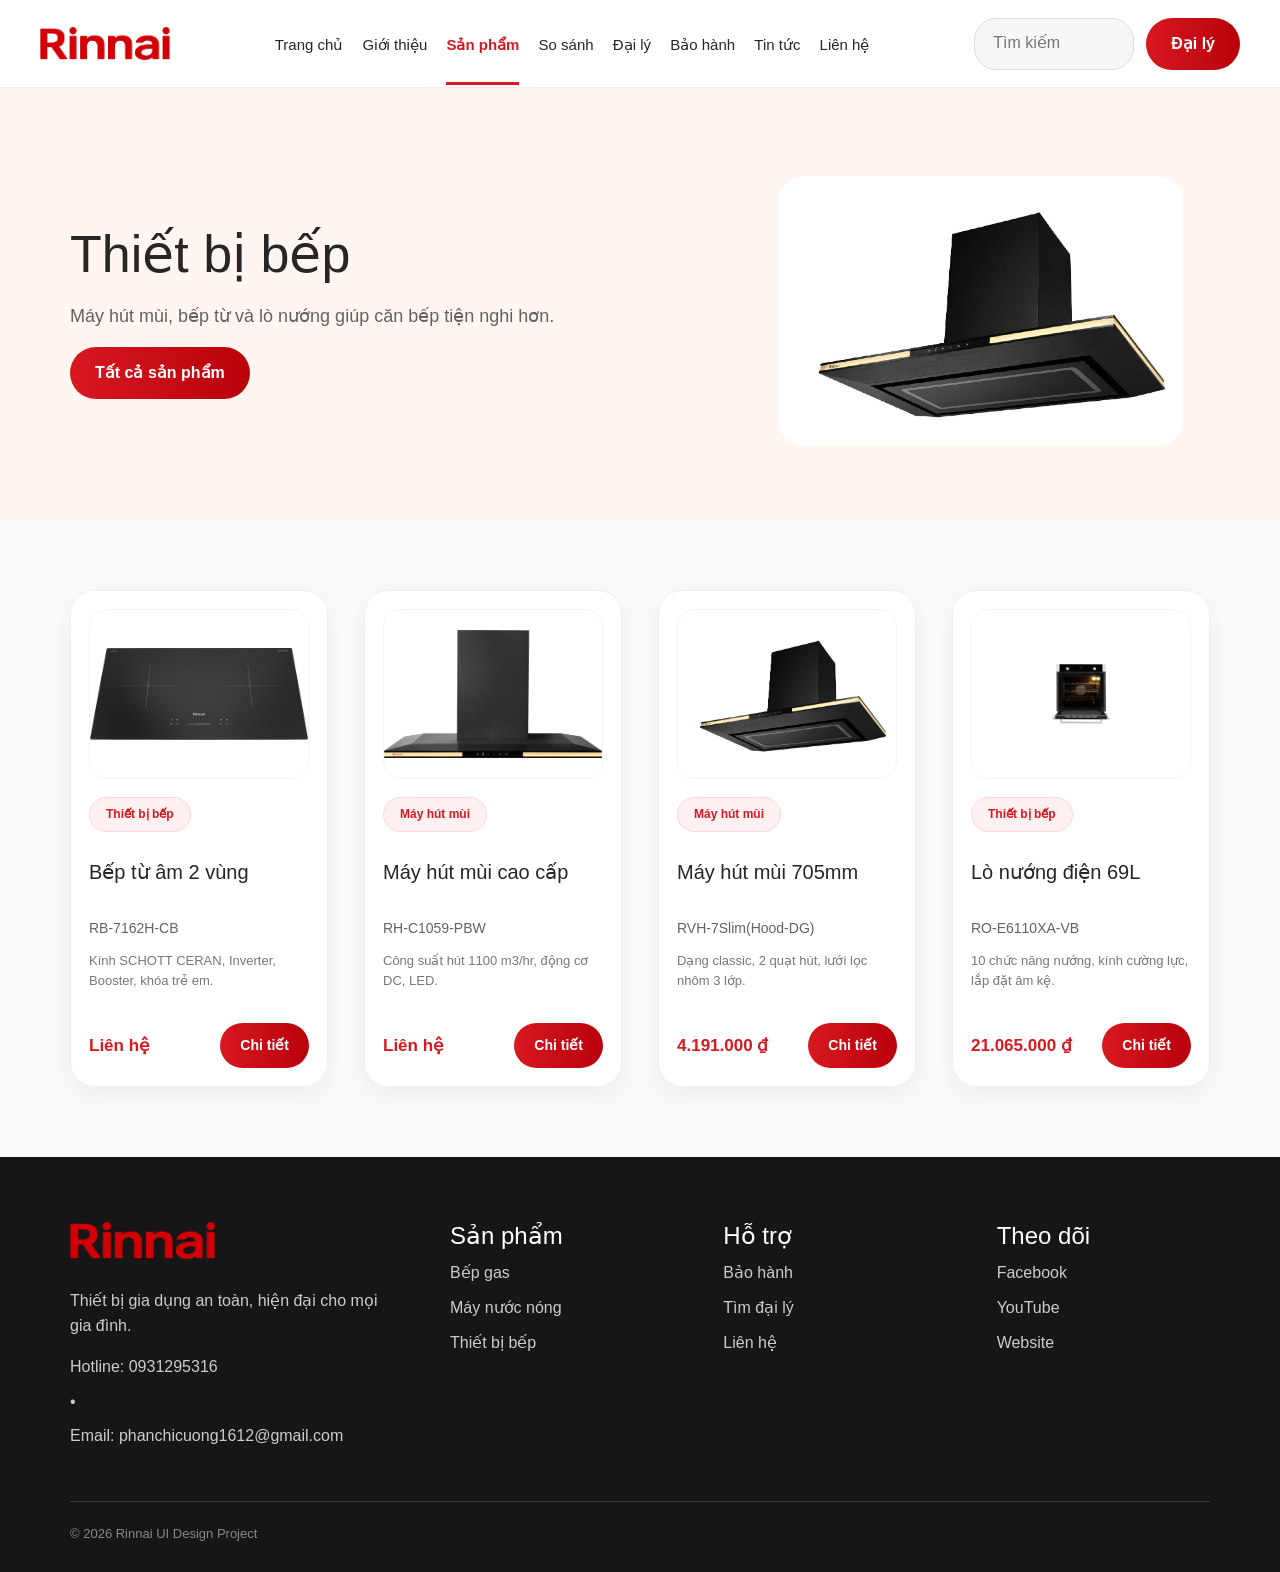
<file: kitchen-appliances.html>
<!doctype html><html lang="vi"><head><meta charset="utf-8"><meta name="viewport" content="width=device-width, initial-scale=1"><title>Thiết bị bếp | Rinnai UI Design</title><link href="https://cdn.jsdelivr.net/npm/bootstrap@5.3.3/dist/css/bootstrap.min.css" rel="stylesheet">
  <link rel="stylesheet" href="assets/css/styles.css"><link rel="icon" type="image/png" href="assets/images/logo.png"></head><body><header class="site-header"><a class="logo" href="index.html"><img src="assets/images/logo.png" alt="Rinnai"></a><button class="menu-toggle" type="button" aria-label="M&#7903; menu &#273;i&#7873;u h&#432;&#7899;ng" aria-controls="primaryNav" aria-expanded="false"><span></span><span></span><span></span></button><nav class="nav-links" id="primaryNav"><a class="" href="index.html">Trang chủ</a><a class="" href="about.html">Giới thiệu</a><a class="active" href="products.html">Sản phẩm</a><a class="" href="compare.html">So sánh</a><a class="" href="dealers.html">Đại lý</a><a class="" href="warranty.html">Bảo hành</a><a class="" href="news.html">Tin tức</a><a class="" href="contact.html">Liên hệ</a></nav><div class="header-actions"><input class="search" type="search" aria-label="T&#236;m ki&#7871;m s&#7843;n ph&#7849;m" placeholder="T&#236;m ki&#7871;m"><a class="btn dealer-btn" href="dealers.html">Đại lý</a></div></header><main><section class="page-hero split"><div><h1>Thiết bị bếp</h1><p>Máy hút mùi, bếp từ và lò nướng giúp căn bếp tiện nghi hơn.</p><a class="btn" href="products.html">Tất cả sản phẩm</a></div><img src="assets/images/hood-angle.jpg"></section><section class="section"><div class="product-grid"><article class="product-card" data-category="Thiết bị bếp">
<a class="product-image" href="product-detail.html?id=rb-7162h"><img src="assets/images/induction-rb7162.png" alt="Bếp từ âm 2 vùng"></a>
<span class="tag">Thiết bị bếp</span><h3>Bếp từ âm 2 vùng</h3><p class="code">RB-7162H-CB</p><p class="desc">Kính SCHOTT CERAN, Inverter, Booster, khóa trẻ em.</p>
<div class="card-bottom"><strong>Liên hệ</strong><a class="btn small" href="product-detail.html?id=rb-7162h">Chi tiết</a></div></article><article class="product-card" data-category="Máy hút mùi">
<a class="product-image" href="product-detail.html?id=rh-c1059"><img src="assets/images/hood-front.png" alt="Máy hút mùi cao cấp"></a>
<span class="tag">Máy hút mùi</span><h3>Máy hút mùi cao cấp</h3><p class="code">RH-C1059-PBW</p><p class="desc">Công suất hút 1100 m3/hr, động cơ DC, LED.</p>
<div class="card-bottom"><strong>Liên hệ</strong><a class="btn small" href="product-detail.html?id=rh-c1059">Chi tiết</a></div></article><article class="product-card" data-category="Máy hút mùi">
<a class="product-image" href="product-detail.html?id=rvh-7slim"><img src="assets/images/hood-angle.jpg" alt="Máy hút mùi 705mm"></a>
<span class="tag">Máy hút mùi</span><h3>Máy hút mùi 705mm</h3><p class="code">RVH-7Slim(Hood-DG)</p><p class="desc">Dạng classic, 2 quạt hút, lưới lọc nhôm 3 lớp.</p>
<div class="card-bottom"><strong>4.191.000 ₫</strong><a class="btn small" href="product-detail.html?id=rvh-7slim">Chi tiết</a></div></article><article class="product-card" data-category="Thiết bị bếp">
<a class="product-image" href="product-detail.html?id=ro-e6110"><img src="assets/images/oven.png" alt="Lò nướng điện 69L"></a>
<span class="tag">Thiết bị bếp</span><h3>Lò nướng điện 69L</h3><p class="code">RO-E6110XA-VB</p><p class="desc">10 chức năng nướng, kính cường lực, lắp đặt âm kệ.</p>
<div class="card-bottom"><strong>21.065.000 ₫</strong><a class="btn small" href="product-detail.html?id=ro-e6110">Chi tiết</a></div></article></div></section></main><footer class="site-footer"><div class="footer-grid"><div><img class="footer-logo" src="assets/images/logo.png" alt="Rinnai"><p>Thiết bị gia dụng an toàn, hiện đại cho mọi gia đình.</p><p class="footer-contact"><a href="tel:0931295316">Hotline: 0931295316</a><span aria-hidden="true"> &bull; </span><a href="mailto:phanchicuong1612@gmail.com">Email: phanchicuong1612@gmail.com</a></p></div><div><h4>Sản phẩm</h4><a href="gas-stove.html">Bếp gas</a><a href="water-heater.html">Máy nước nóng</a><a href="kitchen-appliances.html">Thiết bị bếp</a></div><div><h4>Hỗ trợ</h4><a href="warranty.html">Bảo hành</a><a href="dealers.html">Tìm đại lý</a><a href="contact.html">Liên hệ</a></div><div><h4>Theo dõi</h4><a>Facebook</a><a>YouTube</a><a>Website</a></div></div><div class="copyright">© 2026 Rinnai UI Design Project</div></footer><script src="https://cdn.jsdelivr.net/npm/bootstrap@5.3.3/dist/js/bootstrap.bundle.min.js"></script>
  <script src="assets/js/main.js"></script></body></html>
</file>
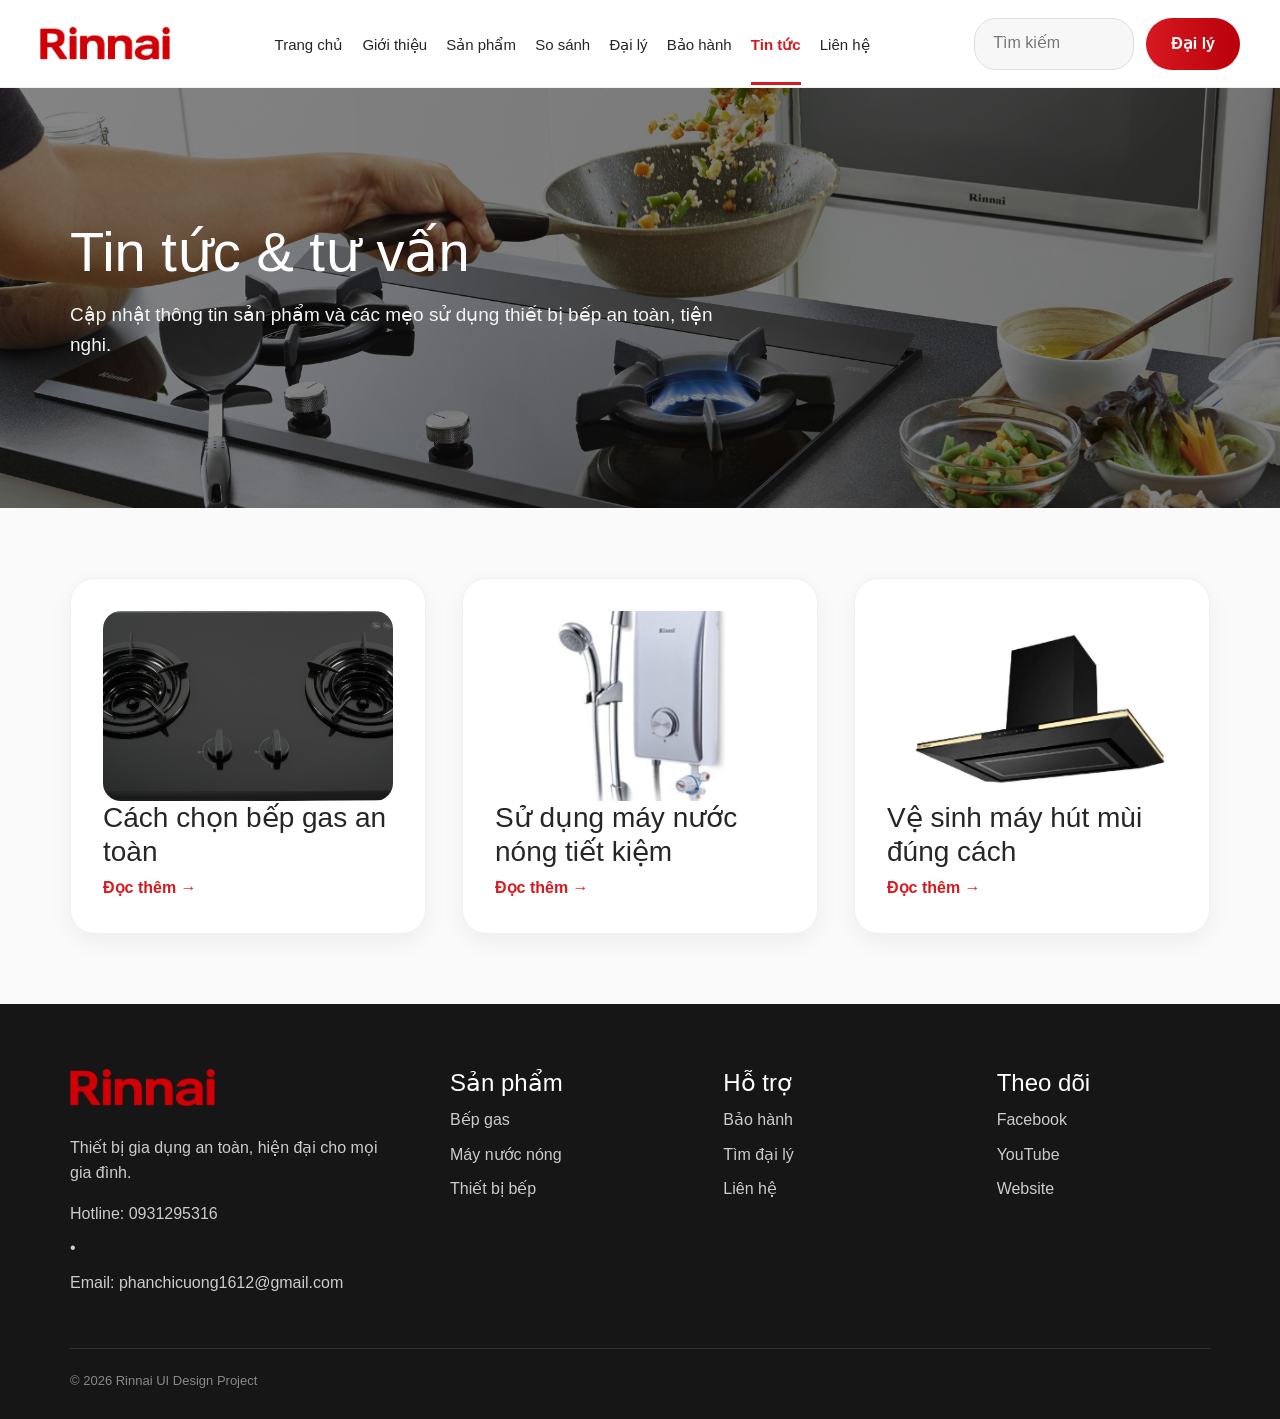
<file: news.html>
<!doctype html><html lang="vi"><head><meta charset="utf-8"><meta name="viewport" content="width=device-width, initial-scale=1"><title>Tin tức | Rinnai UI Design</title><link href="https://cdn.jsdelivr.net/npm/bootstrap@5.3.3/dist/css/bootstrap.min.css" rel="stylesheet">
  <link rel="stylesheet" href="assets/css/styles.css"><link rel="icon" type="image/png" href="assets/images/logo.png"></head><body><header class="site-header"><a class="logo" href="index.html"><img src="assets/images/logo.png" alt="Rinnai"></a><button class="menu-toggle" type="button" aria-label="M&#7903; menu &#273;i&#7873;u h&#432;&#7899;ng" aria-controls="primaryNav" aria-expanded="false"><span></span><span></span><span></span></button><nav class="nav-links" id="primaryNav"><a class="" href="index.html">Trang chủ</a><a class="" href="about.html">Giới thiệu</a><a class="" href="products.html">Sản phẩm</a><a class="" href="compare.html">So sánh</a><a class="" href="dealers.html">Đại lý</a><a class="" href="warranty.html">Bảo hành</a><a class="active" href="news.html">Tin tức</a><a class="" href="contact.html">Liên hệ</a></nav><div class="header-actions"><input class="search" type="search" aria-label="T&#236;m ki&#7871;m s&#7843;n ph&#7849;m" placeholder="T&#236;m ki&#7871;m"><a class="btn dealer-btn" href="dealers.html">Đại lý</a></div></header><main><section class="sub-hero"><img src="assets/images/banner-cooking.jpg"><div class="hero-overlay"></div><div class="hero-content"><h1>Tin tức & tư vấn</h1><p>Cập nhật thông tin sản phẩm và các mẹo sử dụng thiết bị bếp an toàn, tiện nghi.</p></div></section><section class="section news-grid"><article><img src="assets/images/gas-built-in.png"><h3>Cách chọn bếp gas an toàn</h3><a href="contact.html">Đọc thêm →</a></article><article><img src="assets/images/heater-ap.png"><h3>Sử dụng máy nước nóng tiết kiệm</h3><a href="contact.html">Đọc thêm →</a></article><article><img src="assets/images/hood-angle.jpg"><h3>Vệ sinh máy hút mùi đúng cách</h3><a href="contact.html">Đọc thêm →</a></article></section></main><footer class="site-footer"><div class="footer-grid"><div><img class="footer-logo" src="assets/images/logo.png" alt="Rinnai"><p>Thiết bị gia dụng an toàn, hiện đại cho mọi gia đình.</p><p class="footer-contact"><a href="tel:0931295316">Hotline: 0931295316</a><span aria-hidden="true"> &bull; </span><a href="mailto:phanchicuong1612@gmail.com">Email: phanchicuong1612@gmail.com</a></p></div><div><h4>Sản phẩm</h4><a href="gas-stove.html">Bếp gas</a><a href="water-heater.html">Máy nước nóng</a><a href="kitchen-appliances.html">Thiết bị bếp</a></div><div><h4>Hỗ trợ</h4><a href="warranty.html">Bảo hành</a><a href="dealers.html">Tìm đại lý</a><a href="contact.html">Liên hệ</a></div><div><h4>Theo dõi</h4><a>Facebook</a><a>YouTube</a><a>Website</a></div></div><div class="copyright">© 2026 Rinnai UI Design Project</div></footer><script src="https://cdn.jsdelivr.net/npm/bootstrap@5.3.3/dist/js/bootstrap.bundle.min.js"></script>
  <script src="assets/js/main.js"></script></body></html>
</file>
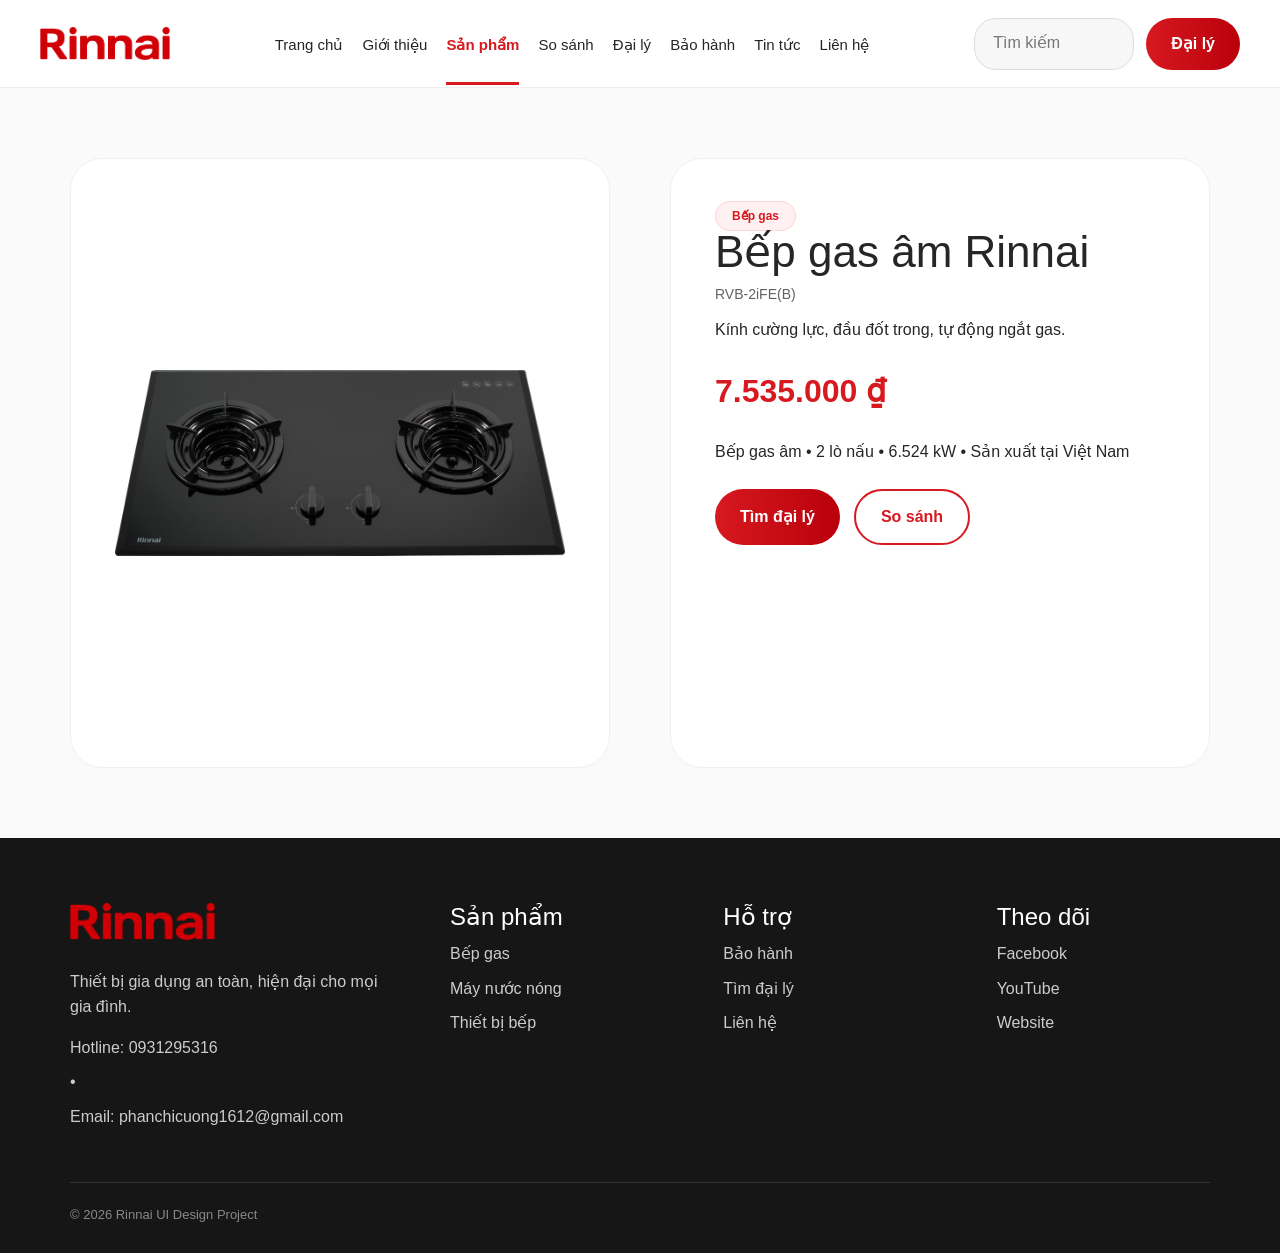
<file: product-detail.html>
<!doctype html><html lang="vi"><head><meta charset="utf-8"><meta name="viewport" content="width=device-width, initial-scale=1"><title>Chi tiết sản phẩm | Rinnai UI Design</title><link href="https://cdn.jsdelivr.net/npm/bootstrap@5.3.3/dist/css/bootstrap.min.css" rel="stylesheet">
  <link rel="stylesheet" href="assets/css/styles.css"><link rel="icon" type="image/png" href="assets/images/logo.png"></head><body><header class="site-header"><a class="logo" href="index.html"><img src="assets/images/logo.png" alt="Rinnai"></a><button class="menu-toggle" type="button" aria-label="M&#7903; menu &#273;i&#7873;u h&#432;&#7899;ng" aria-controls="primaryNav" aria-expanded="false"><span></span><span></span><span></span></button><nav class="nav-links" id="primaryNav"><a class="" href="index.html">Trang chủ</a><a class="" href="about.html">Giới thiệu</a><a class="active" href="products.html">Sản phẩm</a><a class="" href="compare.html">So sánh</a><a class="" href="dealers.html">Đại lý</a><a class="" href="warranty.html">Bảo hành</a><a class="" href="news.html">Tin tức</a><a class="" href="contact.html">Liên hệ</a></nav><div class="header-actions"><input class="search" type="search" aria-label="T&#236;m ki&#7871;m s&#7843;n ph&#7849;m" placeholder="T&#236;m ki&#7871;m"><a class="btn dealer-btn" href="dealers.html">Đại lý</a></div></header><main><section class="section product-detail" id="detailRoot">Đang tải...</section><script src="assets/js/products-data.js"></script><script>
const id=new URLSearchParams(location.search).get("id")||"rvb-2ife"; const p=RINNAI_PRODUCTS.find(x=>x.id===id)||RINNAI_PRODUCTS[0];
detailRoot.innerHTML=`<div class="detail-layout"><div class="detail-image"><img src="assets/images/${p.img}"></div><div class="detail-info"><span class="tag">${p.cat}</span><h1>${p.name}</h1><p class="code">${p.code}</p><p>${p.desc}</p><strong class="detail-price">${p.price}</strong><p>${p.spec}</p><div class="detail-actions"><a class="btn" href="dealers.html">Tìm đại lý</a><a class="btn outline" href="compare.html">So sánh</a></div></div></div>`;
</script></main><footer class="site-footer"><div class="footer-grid"><div><img class="footer-logo" src="assets/images/logo.png" alt="Rinnai"><p>Thiết bị gia dụng an toàn, hiện đại cho mọi gia đình.</p><p class="footer-contact"><a href="tel:0931295316">Hotline: 0931295316</a><span aria-hidden="true"> &bull; </span><a href="mailto:phanchicuong1612@gmail.com">Email: phanchicuong1612@gmail.com</a></p></div><div><h4>Sản phẩm</h4><a href="gas-stove.html">Bếp gas</a><a href="water-heater.html">Máy nước nóng</a><a href="kitchen-appliances.html">Thiết bị bếp</a></div><div><h4>Hỗ trợ</h4><a href="warranty.html">Bảo hành</a><a href="dealers.html">Tìm đại lý</a><a href="contact.html">Liên hệ</a></div><div><h4>Theo dõi</h4><a>Facebook</a><a>YouTube</a><a>Website</a></div></div><div class="copyright">© 2026 Rinnai UI Design Project</div></footer><script src="https://cdn.jsdelivr.net/npm/bootstrap@5.3.3/dist/js/bootstrap.bundle.min.js"></script>
  <script src="assets/js/main.js"></script></body></html>
</file>
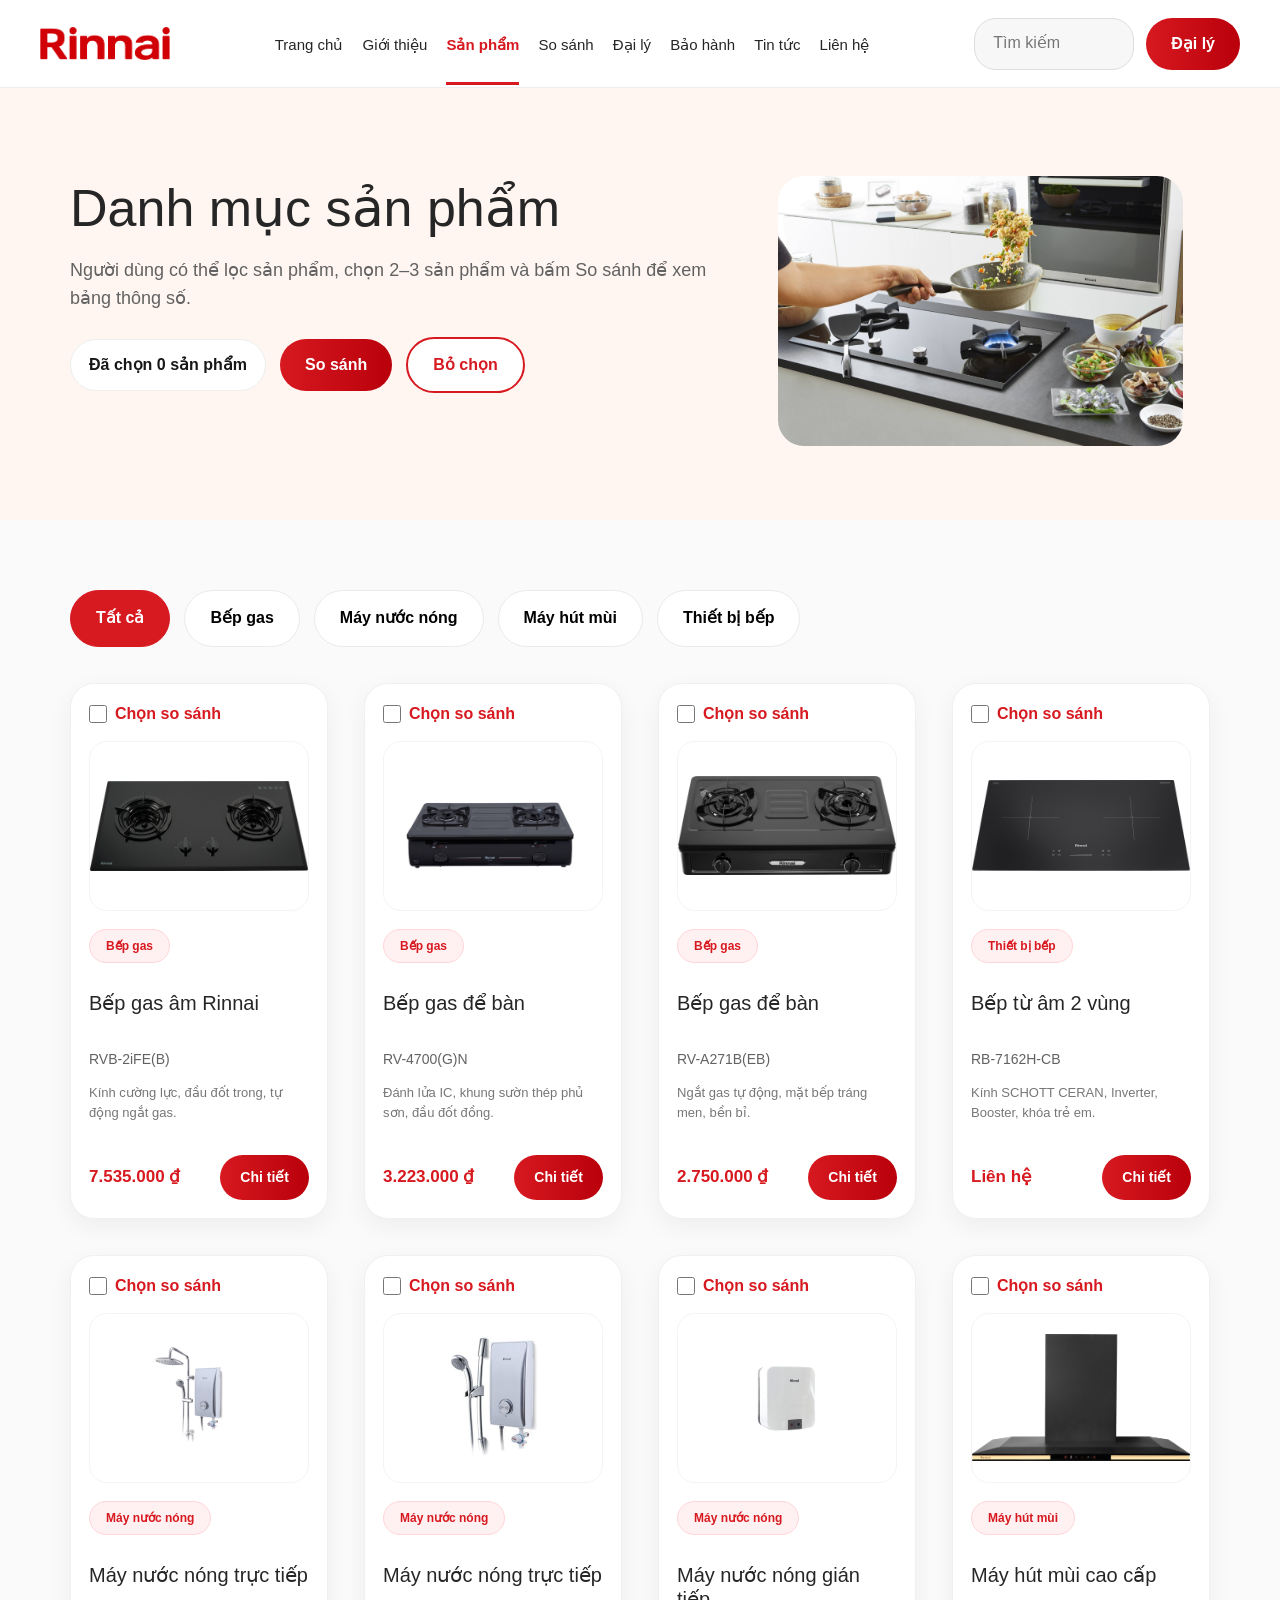
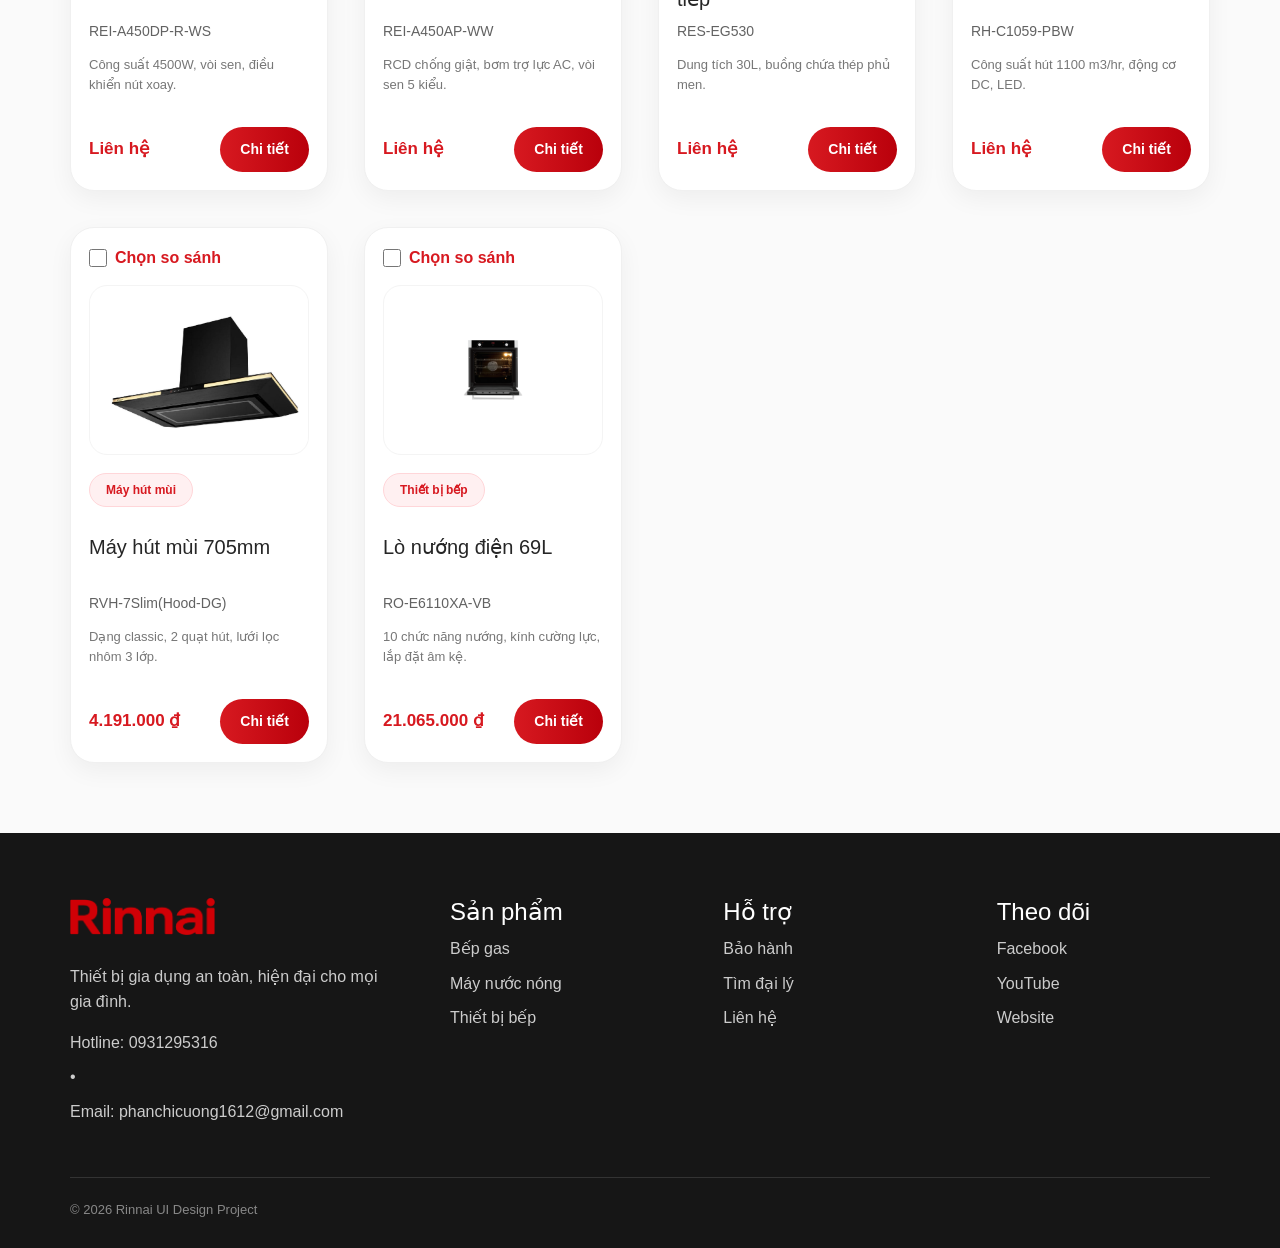
<file: products.html>
<!doctype html>
<html lang="vi">
<head>
  <title>Sản phẩm | Rinnai UI Design</title>
  <meta charset="utf-8"><meta name="viewport" content="width=device-width, initial-scale=1">
  <link href="https://cdn.jsdelivr.net/npm/bootstrap@5.3.3/dist/css/bootstrap.min.css" rel="stylesheet">
  <link rel="stylesheet" href="assets/css/styles.css">
<link rel="icon" type="image/png" href="assets/images/logo.png"></head>
<body>
<header class="site-header"><a class="logo" href="index.html"><img src="assets/images/logo.png" alt="Rinnai"></a><button class="menu-toggle" type="button" aria-label="M&#7903; menu &#273;i&#7873;u h&#432;&#7899;ng" aria-controls="primaryNav" aria-expanded="false"><span></span><span></span><span></span></button><nav class="nav-links" id="primaryNav"><a class="" href="index.html">Trang chủ</a><a class="" href="about.html">Giới thiệu</a><a class="active" href="products.html">Sản phẩm</a><a class="" href="compare.html">So sánh</a><a class="" href="dealers.html">Đại lý</a><a class="" href="warranty.html">Bảo hành</a><a class="" href="news.html">Tin tức</a><a class="" href="contact.html">Liên hệ</a></nav><div class="header-actions"><input class="search" type="search" aria-label="T&#236;m ki&#7871;m s&#7843;n ph&#7849;m" placeholder="T&#236;m ki&#7871;m"><a class="btn dealer-btn" href="dealers.html">Đại lý</a></div></header>
<main>
<section class="page-hero split">
  <div>
    <h1>Danh mục sản phẩm</h1>
    <p>Người dùng có thể lọc sản phẩm, chọn 2–3 sản phẩm và bấm So sánh để xem bảng thông số.</p>
    <div class="compare-toolbar">
      <span id="compareCount">Đã chọn 0 sản phẩm</span>
      <button class="btn" type="button" id="goCompare">So sánh</button>
      <button class="btn outline" type="button" id="clearCompare">Bỏ chọn</button>
    </div>
    <p class="form-message" id="compareMessage"></p>
  </div>
  <img src="assets/images/banner-cooking.jpg" alt="Rinnai cooking">
</section>
<section class="section">
  <div class="filters"><button class="filter-btn active" data-filter="Tất cả">Tất cả</button><button class="filter-btn" data-filter="Bếp gas">Bếp gas</button><button class="filter-btn" data-filter="Máy nước nóng">Máy nước nóng</button><button class="filter-btn" data-filter="Máy hút mùi">Máy hút mùi</button><button class="filter-btn" data-filter="Thiết bị bếp">Thiết bị bếp</button></div>
  <div class="product-grid"><article class="product-card compare-select-card" data-category="Bếp gas">
  <label class="compare-check">
    <input type="checkbox" class="compare-checkbox" value="rvb-2ife">
    <span>Chọn so sánh</span>
  </label>
  <a class="product-image" href="product-detail.html?id=rvb-2ife">
    <img src="assets/images/gas-built-in.png" alt="Bếp gas âm Rinnai">
  </a>
  <span class="tag">Bếp gas</span>
  <h3>Bếp gas âm Rinnai</h3>
  <p class="code">RVB-2iFE(B)</p>
  <p class="desc">Kính cường lực, đầu đốt trong, tự động ngắt gas.</p>
  <div class="card-bottom">
    <strong>7.535.000 ₫</strong>
    <a class="btn small" href="product-detail.html?id=rvb-2ife">Chi tiết</a>
  </div>
</article>
<article class="product-card compare-select-card" data-category="Bếp gas">
  <label class="compare-check">
    <input type="checkbox" class="compare-checkbox" value="rv-4700">
    <span>Chọn so sánh</span>
  </label>
  <a class="product-image" href="product-detail.html?id=rv-4700">
    <img src="assets/images/gas-table-rv4700.jpg" alt="Bếp gas để bàn">
  </a>
  <span class="tag">Bếp gas</span>
  <h3>Bếp gas để bàn</h3>
  <p class="code">RV-4700(G)N</p>
  <p class="desc">Đánh lửa IC, khung sườn thép phủ sơn, đầu đốt đồng.</p>
  <div class="card-bottom">
    <strong>3.223.000 ₫</strong>
    <a class="btn small" href="product-detail.html?id=rv-4700">Chi tiết</a>
  </div>
</article>
<article class="product-card compare-select-card" data-category="Bếp gas">
  <label class="compare-check">
    <input type="checkbox" class="compare-checkbox" value="rv-a271">
    <span>Chọn so sánh</span>
  </label>
  <a class="product-image" href="product-detail.html?id=rv-a271">
    <img src="assets/images/gas-table-rva271.png" alt="Bếp gas để bàn">
  </a>
  <span class="tag">Bếp gas</span>
  <h3>Bếp gas để bàn</h3>
  <p class="code">RV-A271B(EB)</p>
  <p class="desc">Ngắt gas tự động, mặt bếp tráng men, bền bỉ.</p>
  <div class="card-bottom">
    <strong>2.750.000 ₫</strong>
    <a class="btn small" href="product-detail.html?id=rv-a271">Chi tiết</a>
  </div>
</article>
<article class="product-card compare-select-card" data-category="Thiết bị bếp">
  <label class="compare-check">
    <input type="checkbox" class="compare-checkbox" value="rb-7162h">
    <span>Chọn so sánh</span>
  </label>
  <a class="product-image" href="product-detail.html?id=rb-7162h">
    <img src="assets/images/induction-rb7162.png" alt="Bếp từ âm 2 vùng">
  </a>
  <span class="tag">Thiết bị bếp</span>
  <h3>Bếp từ âm 2 vùng</h3>
  <p class="code">RB-7162H-CB</p>
  <p class="desc">Kính SCHOTT CERAN, Inverter, Booster, khóa trẻ em.</p>
  <div class="card-bottom">
    <strong>Liên hệ</strong>
    <a class="btn small" href="product-detail.html?id=rb-7162h">Chi tiết</a>
  </div>
</article>
<article class="product-card compare-select-card" data-category="Máy nước nóng">
  <label class="compare-check">
    <input type="checkbox" class="compare-checkbox" value="rei-a450dp">
    <span>Chọn so sánh</span>
  </label>
  <a class="product-image" href="product-detail.html?id=rei-a450dp">
    <img src="assets/images/heater-dp.png" alt="Máy nước nóng trực tiếp">
  </a>
  <span class="tag">Máy nước nóng</span>
  <h3>Máy nước nóng trực tiếp</h3>
  <p class="code">REI-A450DP-R-WS</p>
  <p class="desc">Công suất 4500W, vòi sen, điều khiển nút xoay.</p>
  <div class="card-bottom">
    <strong>Liên hệ</strong>
    <a class="btn small" href="product-detail.html?id=rei-a450dp">Chi tiết</a>
  </div>
</article>
<article class="product-card compare-select-card" data-category="Máy nước nóng">
  <label class="compare-check">
    <input type="checkbox" class="compare-checkbox" value="rei-a450ap">
    <span>Chọn so sánh</span>
  </label>
  <a class="product-image" href="product-detail.html?id=rei-a450ap">
    <img src="assets/images/heater-ap.png" alt="Máy nước nóng trực tiếp">
  </a>
  <span class="tag">Máy nước nóng</span>
  <h3>Máy nước nóng trực tiếp</h3>
  <p class="code">REI-A450AP-WW</p>
  <p class="desc">RCD chống giật, bơm trợ lực AC, vòi sen 5 kiểu.</p>
  <div class="card-bottom">
    <strong>Liên hệ</strong>
    <a class="btn small" href="product-detail.html?id=rei-a450ap">Chi tiết</a>
  </div>
</article>
<article class="product-card compare-select-card" data-category="Máy nước nóng">
  <label class="compare-check">
    <input type="checkbox" class="compare-checkbox" value="res-eg530">
    <span>Chọn so sánh</span>
  </label>
  <a class="product-image" href="product-detail.html?id=res-eg530">
    <img src="assets/images/heater-eg.png" alt="Máy nước nóng gián tiếp">
  </a>
  <span class="tag">Máy nước nóng</span>
  <h3>Máy nước nóng gián tiếp</h3>
  <p class="code">RES-EG530</p>
  <p class="desc">Dung tích 30L, buồng chứa thép phủ men.</p>
  <div class="card-bottom">
    <strong>Liên hệ</strong>
    <a class="btn small" href="product-detail.html?id=res-eg530">Chi tiết</a>
  </div>
</article>
<article class="product-card compare-select-card" data-category="Máy hút mùi">
  <label class="compare-check">
    <input type="checkbox" class="compare-checkbox" value="rh-c1059">
    <span>Chọn so sánh</span>
  </label>
  <a class="product-image" href="product-detail.html?id=rh-c1059">
    <img src="assets/images/hood-front.png" alt="Máy hút mùi cao cấp">
  </a>
  <span class="tag">Máy hút mùi</span>
  <h3>Máy hút mùi cao cấp</h3>
  <p class="code">RH-C1059-PBW</p>
  <p class="desc">Công suất hút 1100 m3/hr, động cơ DC, LED.</p>
  <div class="card-bottom">
    <strong>Liên hệ</strong>
    <a class="btn small" href="product-detail.html?id=rh-c1059">Chi tiết</a>
  </div>
</article>
<article class="product-card compare-select-card" data-category="Máy hút mùi">
  <label class="compare-check">
    <input type="checkbox" class="compare-checkbox" value="rvh-7slim">
    <span>Chọn so sánh</span>
  </label>
  <a class="product-image" href="product-detail.html?id=rvh-7slim">
    <img src="assets/images/hood-angle.jpg" alt="Máy hút mùi 705mm">
  </a>
  <span class="tag">Máy hút mùi</span>
  <h3>Máy hút mùi 705mm</h3>
  <p class="code">RVH-7Slim(Hood-DG)</p>
  <p class="desc">Dạng classic, 2 quạt hút, lưới lọc nhôm 3 lớp.</p>
  <div class="card-bottom">
    <strong>4.191.000 ₫</strong>
    <a class="btn small" href="product-detail.html?id=rvh-7slim">Chi tiết</a>
  </div>
</article>
<article class="product-card compare-select-card" data-category="Thiết bị bếp">
  <label class="compare-check">
    <input type="checkbox" class="compare-checkbox" value="ro-e6110">
    <span>Chọn so sánh</span>
  </label>
  <a class="product-image" href="product-detail.html?id=ro-e6110">
    <img src="assets/images/oven.png" alt="Lò nướng điện 69L">
  </a>
  <span class="tag">Thiết bị bếp</span>
  <h3>Lò nướng điện 69L</h3>
  <p class="code">RO-E6110XA-VB</p>
  <p class="desc">10 chức năng nướng, kính cường lực, lắp đặt âm kệ.</p>
  <div class="card-bottom">
    <strong>21.065.000 ₫</strong>
    <a class="btn small" href="product-detail.html?id=ro-e6110">Chi tiết</a>
  </div>
</article></div>
</section>
</main>
<footer class="site-footer"><div class="footer-grid"><div><img class="footer-logo" src="assets/images/logo.png" alt="Rinnai"><p>Thiết bị gia dụng an toàn, hiện đại cho mọi gia đình.</p><p class="footer-contact"><a href="tel:0931295316">Hotline: 0931295316</a><span aria-hidden="true"> &bull; </span><a href="mailto:phanchicuong1612@gmail.com">Email: phanchicuong1612@gmail.com</a></p></div><div><h4>Sản phẩm</h4><a href="gas-stove.html">Bếp gas</a><a href="water-heater.html">Máy nước nóng</a><a href="kitchen-appliances.html">Thiết bị bếp</a></div><div><h4>Hỗ trợ</h4><a href="warranty.html">Bảo hành</a><a href="dealers.html">Tìm đại lý</a><a href="contact.html">Liên hệ</a></div><div><h4>Theo dõi</h4><a>Facebook</a><a>YouTube</a><a>Website</a></div></div><div class="copyright">© 2026 Rinnai UI Design Project</div></footer>
<script src="https://cdn.jsdelivr.net/npm/bootstrap@5.3.3/dist/js/bootstrap.bundle.min.js"></script>
<script src="assets/js/products-data.js"></script>
<script src="assets/js/main.js"></script>
</body></html>
</file>
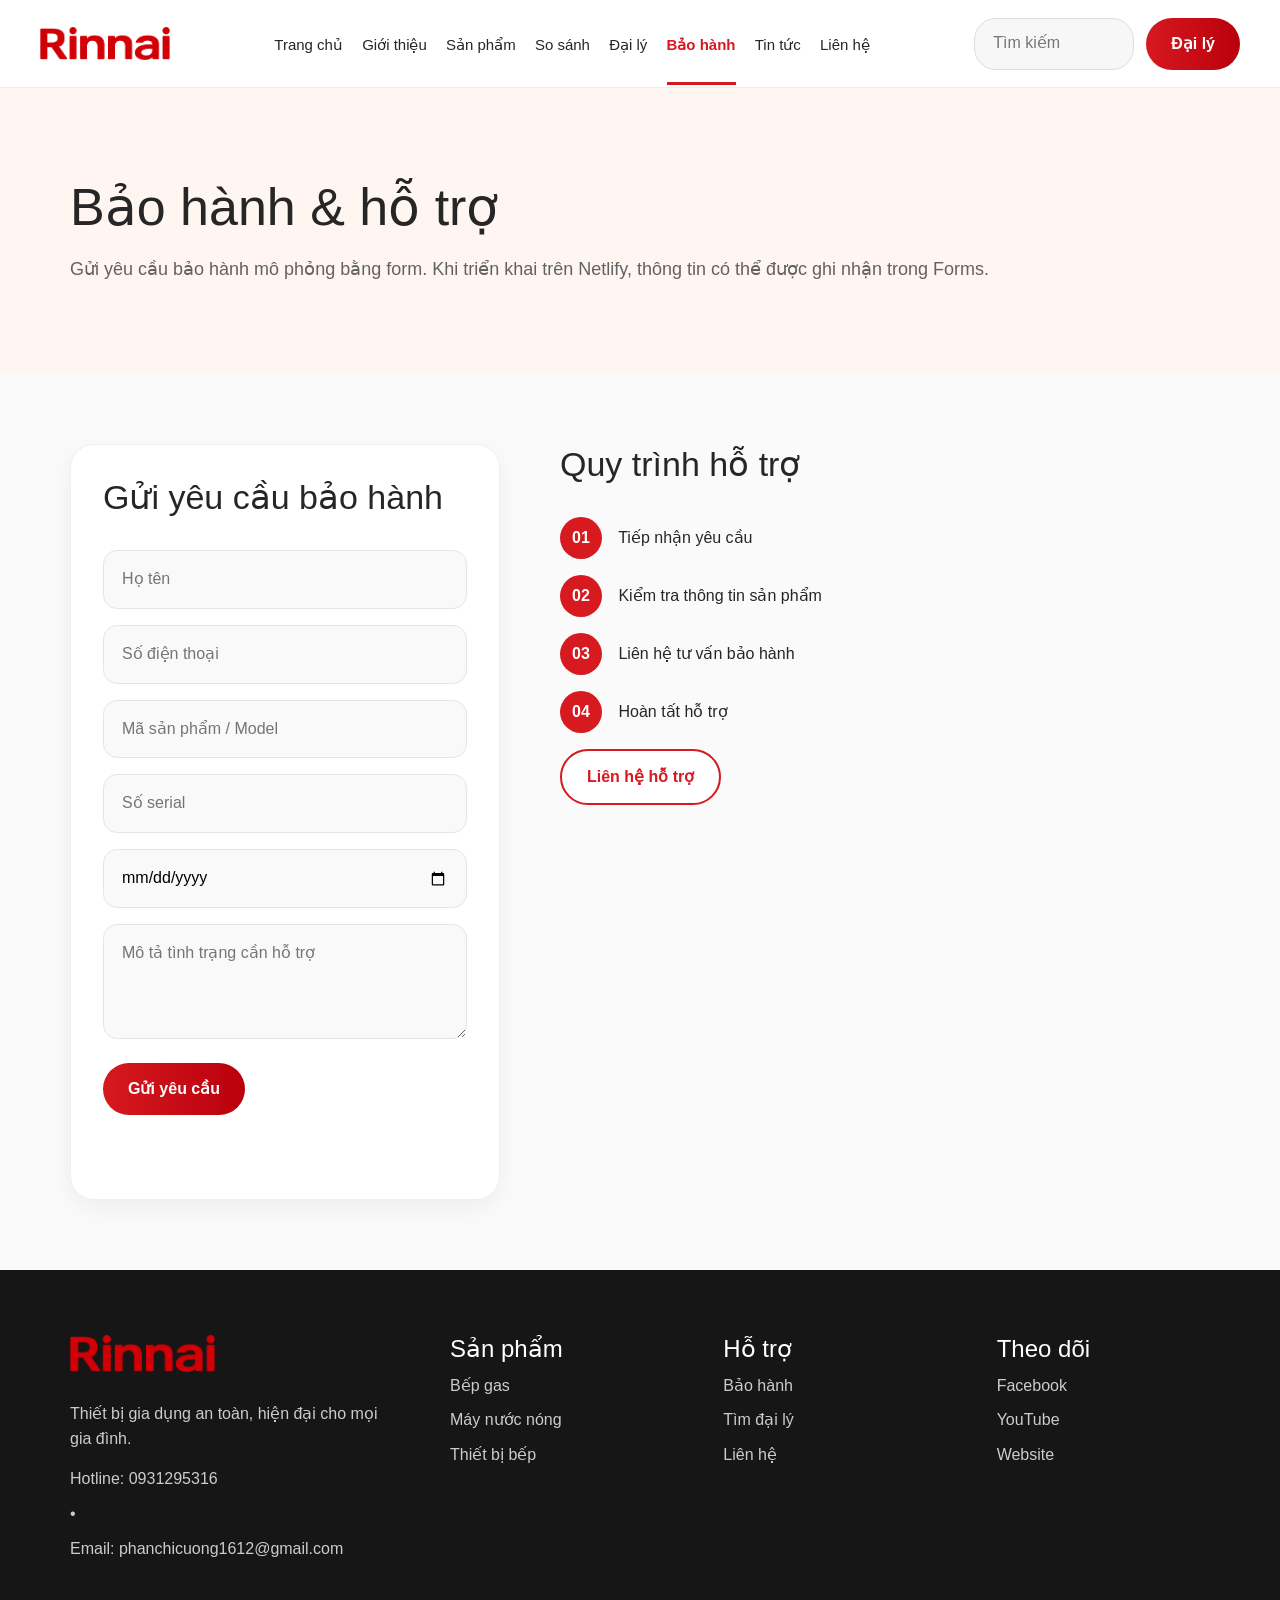
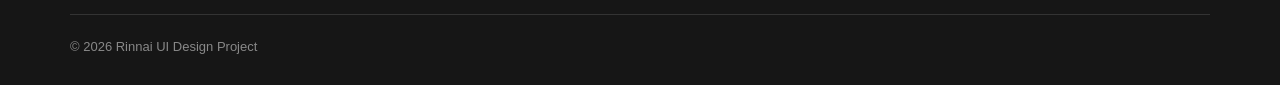
<file: warranty.html>
<!doctype html>
<html lang="vi">
<head>
  <title>Bảo hành | Rinnai UI Design</title>
  <meta charset="utf-8"><meta name="viewport" content="width=device-width, initial-scale=1">
  <link href="https://cdn.jsdelivr.net/npm/bootstrap@5.3.3/dist/css/bootstrap.min.css" rel="stylesheet">
  <link rel="stylesheet" href="assets/css/styles.css">
<link rel="icon" type="image/png" href="assets/images/logo.png"></head>
<body>
<header class="site-header"><a class="logo" href="index.html"><img src="assets/images/logo.png" alt="Rinnai"></a><button class="menu-toggle" type="button" aria-label="M&#7903; menu &#273;i&#7873;u h&#432;&#7899;ng" aria-controls="primaryNav" aria-expanded="false"><span></span><span></span><span></span></button><nav class="nav-links" id="primaryNav"><a class="" href="index.html">Trang chủ</a><a class="" href="about.html">Giới thiệu</a><a class="" href="products.html">Sản phẩm</a><a class="" href="compare.html">So sánh</a><a class="" href="dealers.html">Đại lý</a><a class="active" href="warranty.html">Bảo hành</a><a class="" href="news.html">Tin tức</a><a class="" href="contact.html">Liên hệ</a></nav><div class="header-actions"><input class="search" type="search" aria-label="T&#236;m ki&#7871;m s&#7843;n ph&#7849;m" placeholder="T&#236;m ki&#7871;m"><a class="btn dealer-btn" href="dealers.html">Đại lý</a></div></header>
<main>
<section class="page-hero">
  <h1>Bảo hành & hỗ trợ</h1>
  <p>Gửi yêu cầu bảo hành mô phỏng bằng form. Khi triển khai trên Netlify, thông tin có thể được ghi nhận trong Forms.</p>
</section>
<section class="section two-col">
  <form class="panel js-form" name="warranty" method="POST" data-netlify="true" netlify>
    <input type="hidden" name="form-name" value="warranty">
    <h2>Gửi yêu cầu bảo hành</h2>
    <input name="name" placeholder="Họ tên" required>
    <input name="phone" placeholder="Số điện thoại" required>
    <input name="model" placeholder="Mã sản phẩm / Model" required>
    <input name="serial" placeholder="Số serial" required>
    <input name="purchaseDate" type="date" required>
    <textarea name="issue" placeholder="Mô tả tình trạng cần hỗ trợ" required></textarea>
    <button class="btn" type="submit">Gửi yêu cầu</button>
    <p class="form-message"></p>
  </form>
  <div class="steps">
    <h2>Quy trình hỗ trợ</h2>
    <p><b>01</b> Tiếp nhận yêu cầu</p>
    <p><b>02</b> Kiểm tra thông tin sản phẩm</p>
    <p><b>03</b> Liên hệ tư vấn bảo hành</p>
    <p><b>04</b> Hoàn tất hỗ trợ</p>
    <a class="btn outline" href="contact.html">Liên hệ hỗ trợ</a>
  </div>
</section>
</main>
<footer class="site-footer"><div class="footer-grid"><div><img class="footer-logo" src="assets/images/logo.png" alt="Rinnai"><p>Thiết bị gia dụng an toàn, hiện đại cho mọi gia đình.</p><p class="footer-contact"><a href="tel:0931295316">Hotline: 0931295316</a><span aria-hidden="true"> &bull; </span><a href="mailto:phanchicuong1612@gmail.com">Email: phanchicuong1612@gmail.com</a></p></div><div><h4>Sản phẩm</h4><a href="gas-stove.html">Bếp gas</a><a href="water-heater.html">Máy nước nóng</a><a href="kitchen-appliances.html">Thiết bị bếp</a></div><div><h4>Hỗ trợ</h4><a href="warranty.html">Bảo hành</a><a href="dealers.html">Tìm đại lý</a><a href="contact.html">Liên hệ</a></div><div><h4>Theo dõi</h4><a>Facebook</a><a>YouTube</a><a>Website</a></div></div><div class="copyright">© 2026 Rinnai UI Design Project</div></footer>
<script src="https://cdn.jsdelivr.net/npm/bootstrap@5.3.3/dist/js/bootstrap.bundle.min.js"></script>
<script src="assets/js/main.js"></script>
</body></html>
</file>
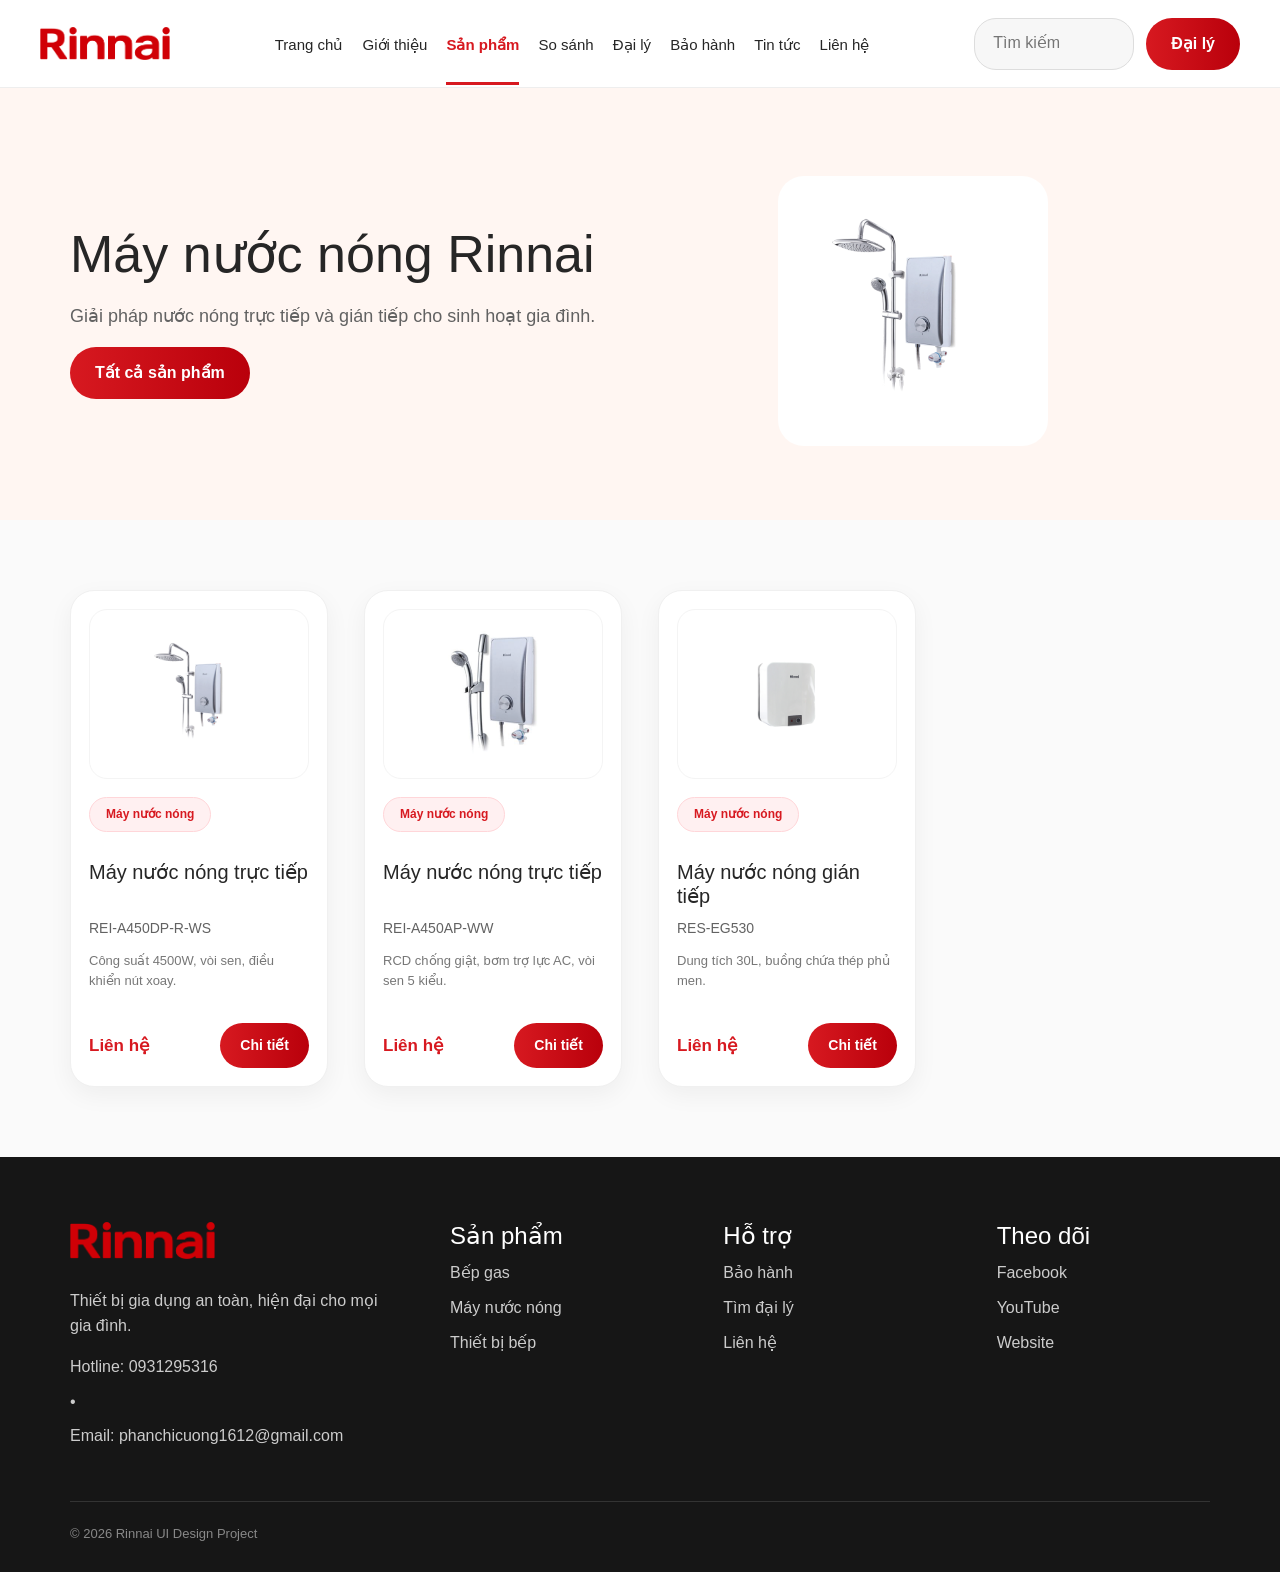
<file: water-heater.html>
<!doctype html><html lang="vi"><head><meta charset="utf-8"><meta name="viewport" content="width=device-width, initial-scale=1"><title>Máy nước nóng Rinnai | Rinnai UI Design</title><link href="https://cdn.jsdelivr.net/npm/bootstrap@5.3.3/dist/css/bootstrap.min.css" rel="stylesheet">
  <link rel="stylesheet" href="assets/css/styles.css"><link rel="icon" type="image/png" href="assets/images/logo.png"></head><body><header class="site-header"><a class="logo" href="index.html"><img src="assets/images/logo.png" alt="Rinnai"></a><button class="menu-toggle" type="button" aria-label="M&#7903; menu &#273;i&#7873;u h&#432;&#7899;ng" aria-controls="primaryNav" aria-expanded="false"><span></span><span></span><span></span></button><nav class="nav-links" id="primaryNav"><a class="" href="index.html">Trang chủ</a><a class="" href="about.html">Giới thiệu</a><a class="active" href="products.html">Sản phẩm</a><a class="" href="compare.html">So sánh</a><a class="" href="dealers.html">Đại lý</a><a class="" href="warranty.html">Bảo hành</a><a class="" href="news.html">Tin tức</a><a class="" href="contact.html">Liên hệ</a></nav><div class="header-actions"><input class="search" type="search" aria-label="T&#236;m ki&#7871;m s&#7843;n ph&#7849;m" placeholder="T&#236;m ki&#7871;m"><a class="btn dealer-btn" href="dealers.html">Đại lý</a></div></header><main><section class="page-hero split"><div><h1>Máy nước nóng Rinnai</h1><p>Giải pháp nước nóng trực tiếp và gián tiếp cho sinh hoạt gia đình.</p><a class="btn" href="products.html">Tất cả sản phẩm</a></div><img src="assets/images/heater-dp.png"></section><section class="section"><div class="product-grid"><article class="product-card" data-category="Máy nước nóng">
<a class="product-image" href="product-detail.html?id=rei-a450dp"><img src="assets/images/heater-dp.png" alt="Máy nước nóng trực tiếp"></a>
<span class="tag">Máy nước nóng</span><h3>Máy nước nóng trực tiếp</h3><p class="code">REI-A450DP-R-WS</p><p class="desc">Công suất 4500W, vòi sen, điều khiển nút xoay.</p>
<div class="card-bottom"><strong>Liên hệ</strong><a class="btn small" href="product-detail.html?id=rei-a450dp">Chi tiết</a></div></article><article class="product-card" data-category="Máy nước nóng">
<a class="product-image" href="product-detail.html?id=rei-a450ap"><img src="assets/images/heater-ap.png" alt="Máy nước nóng trực tiếp"></a>
<span class="tag">Máy nước nóng</span><h3>Máy nước nóng trực tiếp</h3><p class="code">REI-A450AP-WW</p><p class="desc">RCD chống giật, bơm trợ lực AC, vòi sen 5 kiểu.</p>
<div class="card-bottom"><strong>Liên hệ</strong><a class="btn small" href="product-detail.html?id=rei-a450ap">Chi tiết</a></div></article><article class="product-card" data-category="Máy nước nóng">
<a class="product-image" href="product-detail.html?id=res-eg530"><img src="assets/images/heater-eg.png" alt="Máy nước nóng gián tiếp"></a>
<span class="tag">Máy nước nóng</span><h3>Máy nước nóng gián tiếp</h3><p class="code">RES-EG530</p><p class="desc">Dung tích 30L, buồng chứa thép phủ men.</p>
<div class="card-bottom"><strong>Liên hệ</strong><a class="btn small" href="product-detail.html?id=res-eg530">Chi tiết</a></div></article></div></section></main><footer class="site-footer"><div class="footer-grid"><div><img class="footer-logo" src="assets/images/logo.png" alt="Rinnai"><p>Thiết bị gia dụng an toàn, hiện đại cho mọi gia đình.</p><p class="footer-contact"><a href="tel:0931295316">Hotline: 0931295316</a><span aria-hidden="true"> &bull; </span><a href="mailto:phanchicuong1612@gmail.com">Email: phanchicuong1612@gmail.com</a></p></div><div><h4>Sản phẩm</h4><a href="gas-stove.html">Bếp gas</a><a href="water-heater.html">Máy nước nóng</a><a href="kitchen-appliances.html">Thiết bị bếp</a></div><div><h4>Hỗ trợ</h4><a href="warranty.html">Bảo hành</a><a href="dealers.html">Tìm đại lý</a><a href="contact.html">Liên hệ</a></div><div><h4>Theo dõi</h4><a>Facebook</a><a>YouTube</a><a>Website</a></div></div><div class="copyright">© 2026 Rinnai UI Design Project</div></footer><script src="https://cdn.jsdelivr.net/npm/bootstrap@5.3.3/dist/js/bootstrap.bundle.min.js"></script>
  <script src="assets/js/main.js"></script></body></html>
</file>
<file: assets/css/styles.css>
:root{--red:#D71920;--dark:#171717;--gray:#626262;--line:#e7e7e7;--bg:#fafafa}
*{box-sizing:border-box}body{margin:0;font-family:Arial,Helvetica,sans-serif;background:var(--bg);color:#262626;line-height:1.55}a{text-decoration:none;color:inherit}img{max-width:100%;display:block}
.site-header{height:88px;background:#fff;border-bottom:1px solid #eee;display:flex;align-items:center;padding:0 66px;gap:34px;position:sticky;top:0;z-index:10}.logo img{width:130px}.nav-links{display:flex;gap:34px;flex:1;justify-content:center}.nav-links a{font-size:15px;padding:34px 0 28px;border-bottom:3px solid transparent}.nav-links a.active{color:var(--red);font-weight:700;border-color:var(--red)}.header-actions{display:flex;gap:12px}.search{width:160px;border:1px solid #ddd;border-radius:22px;padding:12px 18px;background:#f7f7f7}
.btn{display:inline-flex;align-items:center;justify-content:center;border-radius:999px;padding:14px 25px;background:linear-gradient(90deg,#D71920,#B9000B);color:#fff;font-weight:700;border:0;cursor:pointer;white-space:nowrap}.btn.outline{background:#fff;color:var(--red);border:2px solid var(--red)}.btn.outline.light{background:#fff;color:var(--red);border-color:#fff}.btn.small{padding:12px 20px;font-size:14px}
.hero,.sub-hero{position:relative;min-height:520px;overflow:hidden}.sub-hero{min-height:420px}.hero img{height:520px;width:100%;object-fit:cover}.sub-hero img{height:420px;width:100%;object-fit:cover}.hero-overlay{position:absolute;inset:0;background:rgba(0,0,0,.48)}.hero-content{position:absolute;inset:0;display:flex;flex-direction:column;justify-content:center;padding:0 70px;color:#fff}.hero-content h1{font-size:56px;line-height:1.1;margin:0 0 18px}.hero-content p{font-size:19px;max-width:650px;color:#f4f4f4}.eyebrow{background:#fff;color:var(--red);border-radius:99px;padding:9px 14px;font-weight:700;width:max-content}.hero-actions{display:flex;gap:16px}.hero-stats{position:absolute;right:70px;bottom:72px;display:flex;gap:22px}.hero-stats div{background:#fff;border-radius:20px;width:125px;height:95px;text-align:center;display:flex;flex-direction:column;justify-content:center}.hero-stats strong{font-size:29px;color:var(--red)}.hero-stats span{font-size:12px;color:var(--gray)}
.page-hero{background:#fff6f2;padding:88px 70px 74px}.page-hero h1{font-size:52px;margin:0 0 18px}.page-hero p{font-size:18px;color:var(--gray)}.page-hero.split{display:grid;grid-template-columns:1.2fr .8fr;gap:60px;align-items:center}.page-hero.split img{height:270px;object-fit:cover;border-radius:26px;background:#fff}
.section{padding:70px}.section h2{font-size:34px;margin:0 0 32px}.category-grid,.product-grid,.why-grid,.feature-grid,.news-grid{display:grid;grid-template-columns:repeat(4,1fr);gap:36px}.news-grid{grid-template-columns:repeat(3,1fr)}.category-card,.product-card,.why-grid>div,.feature-grid>div,.panel,.news-grid article{background:#fff;border:1px solid #f0f0f0;border-radius:24px;box-shadow:0 8px 24px rgba(0,0,0,.05)}.category-card{padding:22px}.category-card img{height:140px;object-fit:contain;margin:auto}.category-card h3{font-size:22px}.category-card span,.news-grid a{color:var(--red);font-weight:700}
.product-card{padding:18px;min-height:490px;display:flex;flex-direction:column}.product-image{height:170px;background:#fff;border:1px solid #f4f4f4;border-radius:18px;display:flex;align-items:center;justify-content:center;overflow:hidden}.product-image img{max-height:150px;object-fit:contain;margin:auto}.tag{align-self:flex-start;background:#fff0f1;color:var(--red);border:1px solid #ffd6d9;border-radius:99px;padding:7px 16px;font-size:12px;font-weight:700;margin-top:18px}.product-card h3{font-size:20px;min-height:50px;margin:28px 0 8px}.code{color:var(--gray);font-size:14px;margin:0 0 12px}.desc{color:#777;font-size:13px;min-height:44px;margin:0}.card-bottom{margin-top:auto;display:flex;align-items:center;justify-content:space-between;gap:12px;padding-top:28px}.card-bottom strong{color:var(--red);font-size:17px;white-space:nowrap}
.why-grid>div,.feature-grid>div,.panel,.news-grid article{padding:32px}.filters{display:flex;gap:14px;flex-wrap:wrap;margin-bottom:36px}.filter-btn{border:1px solid #eaeaea;background:#fff;border-radius:99px;padding:15px 25px;font-weight:700}.filter-btn.active{background:var(--red);color:#fff;border-color:var(--red)}
.detail-layout{display:grid;grid-template-columns:1fr 1fr;gap:60px}.detail-image,.detail-info{background:#fff;border:1px solid #f0f0f0;border-radius:32px;padding:44px}.detail-image img{height:520px;object-fit:contain;margin:auto}.detail-info h1{font-size:44px;line-height:1.1}.detail-price{display:block;color:var(--red);font-size:32px;margin:24px 0}.detail-actions{display:flex;gap:14px;margin-top:24px}.compare-table table{width:100%;border-collapse:collapse;background:#fff;border-radius:24px;overflow:hidden}.compare-table th{background:var(--red);color:#fff}.compare-table th,.compare-table td{padding:22px;border-bottom:1px solid #eee}.compare-table img{height:120px;object-fit:contain}
.two-col{display:grid;grid-template-columns:430px 1fr;gap:60px}.panel input,.panel select,.panel textarea{width:100%;border:1px solid #e5e5e5;background:#f9f9f9;border-radius:14px;padding:16px 18px;margin-bottom:16px}.panel textarea{min-height:115px}.map-box{background:#ededed;border-radius:28px;display:flex;align-items:center;justify-content:center;color:var(--gray);font-weight:700;font-size:22px}.steps b{background:var(--red);color:#fff;border-radius:50%;display:inline-flex;width:42px;height:42px;align-items:center;justify-content:center;margin-right:12px}
.news-grid img{height:190px;object-fit:cover;border-radius:18px;width:100%;background:#fff}
.site-footer{background:#161616;color:#ccc;padding:65px 70px 28px}.footer-grid{display:grid;grid-template-columns:1.5fr repeat(3,1fr);gap:60px}.footer-logo{width:145px;margin-bottom:30px}.site-footer h4{color:#fff}.site-footer a{display:block;color:#ccc;margin:10px 0}.copyright{border-top:1px solid #333;margin-top:36px;padding-top:22px;color:#888;font-size:13px}
@media(max-width:1100px){.nav-links{display:none}.site-header{padding:0 24px}.search{display:none}.hero-stats{display:none}.category-grid,.product-grid,.why-grid,.feature-grid,.news-grid,.footer-grid,.page-hero.split,.detail-layout,.two-col{grid-template-columns:1fr 1fr}.page-hero.split,.detail-layout,.two-col,.footer-grid{grid-template-columns:1fr}.hero-content h1{font-size:42px}}
@media(max-width:680px){.section,.page-hero,.hero-content,.site-footer{padding-left:22px;padding-right:22px}.category-grid,.product-grid,.why-grid,.feature-grid,.news-grid{grid-template-columns:1fr}.hero-content h1,.page-hero h1{font-size:34px}.dealer-btn{display:none}}


/* ===== Fixed logic sections: compare, dealers, forms ===== */
.compare-toolbar{display:flex;align-items:center;gap:14px;flex-wrap:wrap;margin-top:24px}
.compare-toolbar span{font-weight:700;color:#171717;background:#fff;border:1px solid #eee;border-radius:999px;padding:13px 18px}
.compare-check{display:flex;align-items:center;gap:8px;margin-bottom:14px;font-weight:700;color:#D71920;cursor:pointer}
.compare-check input{width:18px;height:18px;accent-color:#D71920}
.form-message{color:#D71920;font-weight:700;margin-top:14px;min-height:22px}
.dealer-page{display:grid;grid-template-columns:420px 1fr;gap:40px;align-items:stretch}
.dealer-map iframe{width:100%;height:100%;min-height:390px;border:0;border-radius:28px;box-shadow:0 8px 24px rgba(0,0,0,.06)}
.dealer-list{display:grid;grid-template-columns:repeat(2,minmax(0,1fr));gap:24px}
.dealer-card{background:#fff;border:1px solid #f0f0f0;border-radius:24px;padding:28px;box-shadow:0 8px 24px rgba(0,0,0,.05)}
.dealer-card h3{margin:0 0 14px;color:#171717}
.dealer-card p{margin:8px 0;color:#626262}
.dealer-actions{display:flex;gap:12px;flex-wrap:wrap;margin-top:18px}
.compare-table small{font-weight:400;color:#fff}
@media(max-width:900px){
  .dealer-page,.dealer-list{grid-template-columns:1fr}
}


/* ===== Responsive navigation and accessibility polish ===== */
.site-header{padding-left:40px;padding-right:40px;gap:24px}
.nav-links{gap:clamp(14px,1.5vw,24px)}
.nav-links a{white-space:nowrap;line-height:1.4;padding-top:31px;padding-bottom:27px}
.menu-toggle{display:none;width:44px;height:44px;padding:10px;border:1px solid #e5e5e5;border-radius:12px;background:#fff;cursor:pointer;flex-direction:column;justify-content:center;gap:5px}
.menu-toggle span{display:block;width:22px;height:2px;border-radius:99px;background:var(--dark);transition:transform .2s ease,opacity .2s ease}
.menu-toggle[aria-expanded="true"] span:nth-child(1){transform:translateY(7px) rotate(45deg)}
.menu-toggle[aria-expanded="true"] span:nth-child(2){opacity:0}
.menu-toggle[aria-expanded="true"] span:nth-child(3){transform:translateY(-7px) rotate(-45deg)}
.footer-contact a,.contact-link{color:inherit;text-decoration:none;transition:color .2s ease}
.footer-contact a:hover,.footer-contact a:focus-visible,.contact-link:hover,.contact-link:focus-visible{color:var(--red);text-decoration:underline;text-underline-offset:3px}
.nav-links a:focus-visible,.menu-toggle:focus-visible,.btn:focus-visible{outline:3px solid rgba(215,25,32,.28);outline-offset:3px}

@media(max-width:1100px){
  .site-header{height:76px;padding:0 24px;gap:14px;justify-content:space-between}
  .logo img{width:120px}
  .header-actions{margin-left:auto}
  .menu-toggle{display:flex;order:3;flex:0 0 44px}
  .nav-links{display:flex;position:absolute;left:16px;right:16px;top:calc(100% + 8px);padding:10px;gap:0;flex-direction:column;align-items:stretch;background:#fff;border:1px solid #ececec;border-radius:18px;box-shadow:0 18px 45px rgba(0,0,0,.14);opacity:0;visibility:hidden;pointer-events:none;transform:translateY(-8px);transition:opacity .2s ease,transform .2s ease,visibility .2s ease}
  .nav-links.open{opacity:1;visibility:visible;pointer-events:auto;transform:translateY(0)}
  .nav-links a{padding:13px 16px;border-bottom:0;border-radius:12px;line-height:1.4}
  .nav-links a:hover,.nav-links a:focus-visible{background:#fff3f3;color:var(--red)}
  .nav-links a.active{border-color:transparent;background:#fff0f1}
}

@media(max-width:680px){
  .site-header{padding-left:22px;padding-right:22px}
  .footer-grid{gap:30px}
  .site-footer{padding-top:48px}
  .footer-logo{margin-bottom:20px}
  .copyright{margin-top:28px}
  .footer-contact{overflow-wrap:anywhere}
}

/* ===== Compact mobile footer ===== */
@media(max-width:680px){
  .footer-grid{grid-template-columns:repeat(2,minmax(0,1fr));column-gap:24px;row-gap:28px}
  .footer-grid>div:first-child,.footer-grid>div:last-child{grid-column:1/-1}
  .footer-grid>div:last-child{display:flex;flex-wrap:wrap;align-items:center;gap:8px 22px}
  .footer-grid>div:last-child h4{flex-basis:100%;margin-bottom:0}
  .footer-grid>div:last-child a{margin:0}
}
</file>
